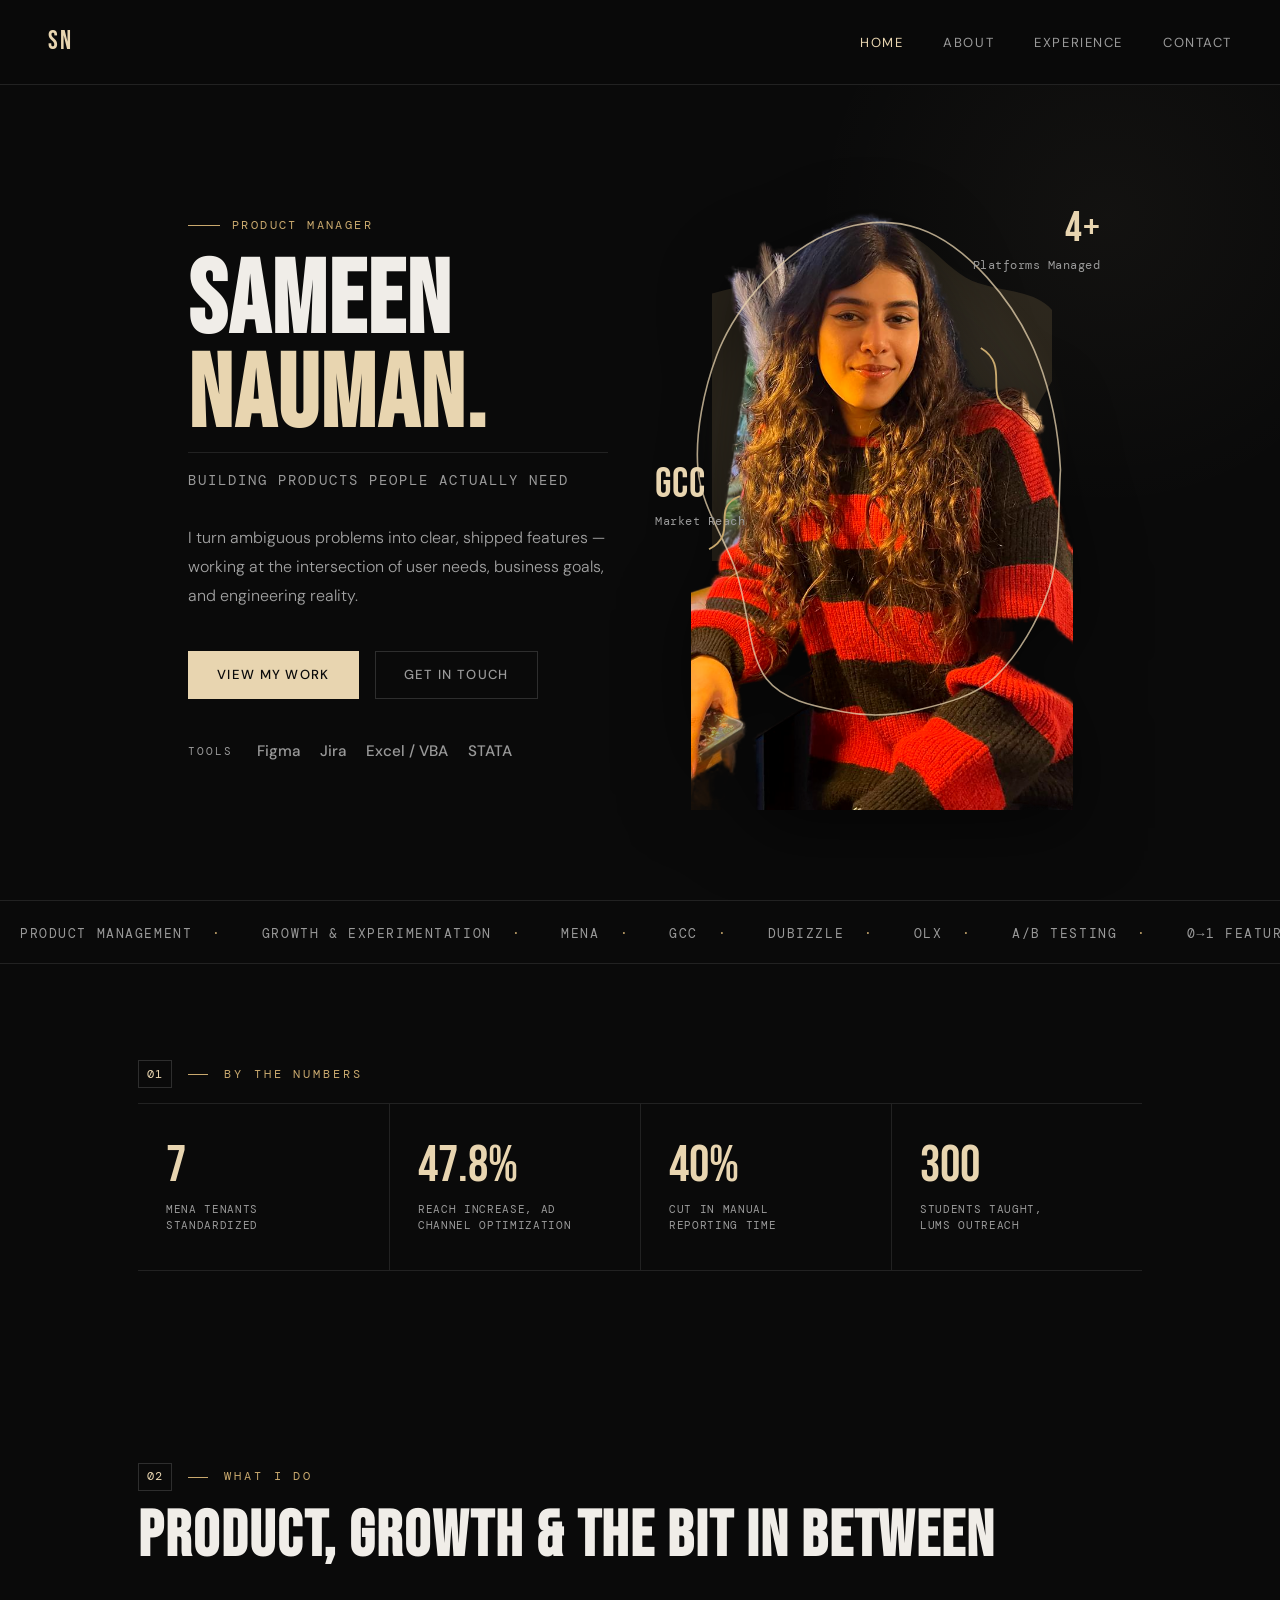
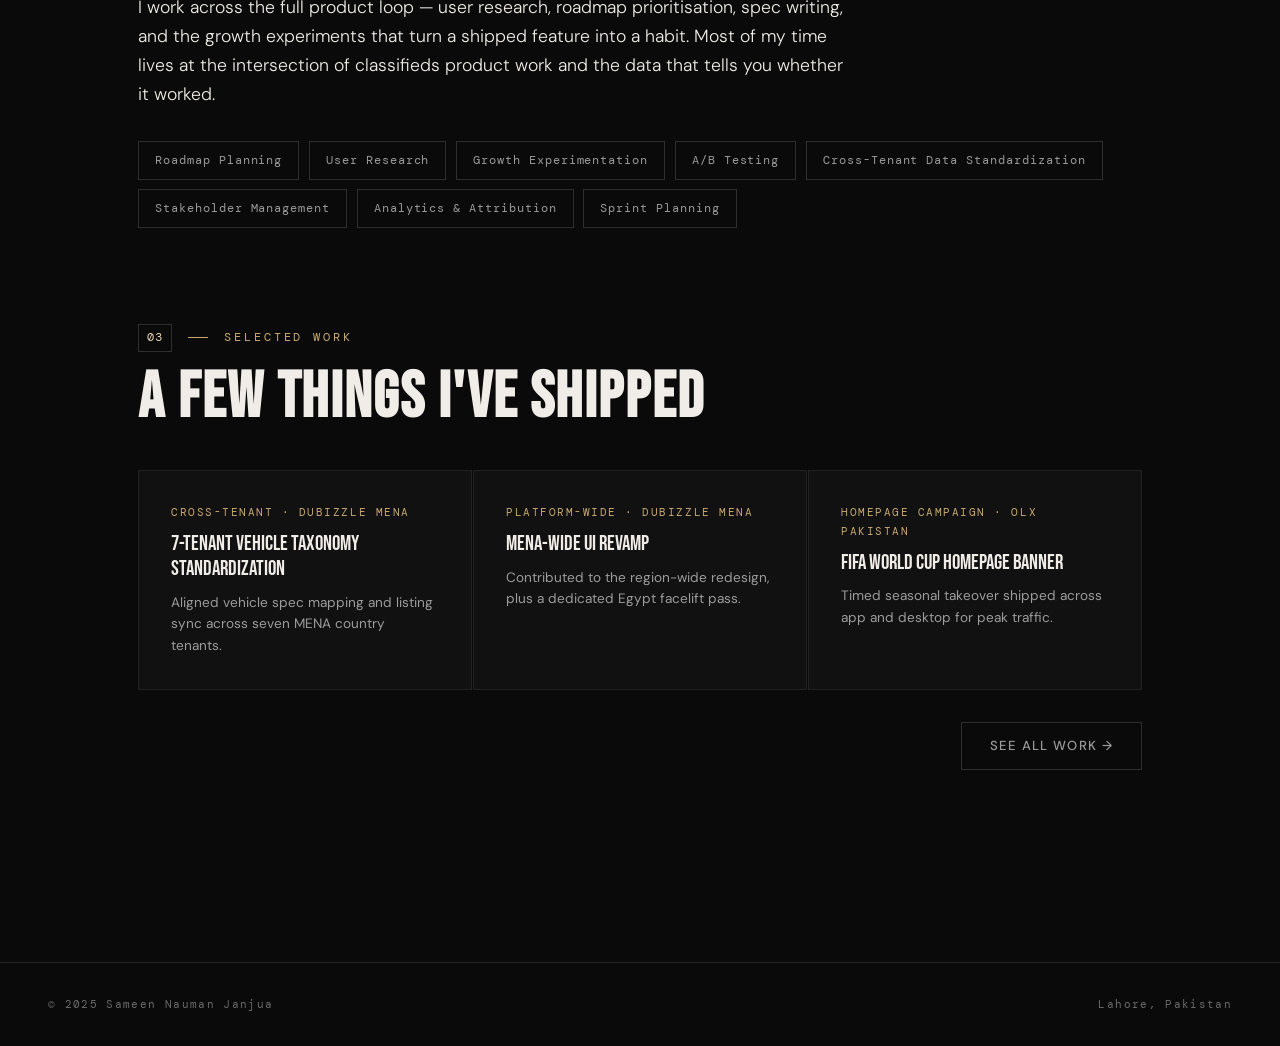
<file: index.html>
<!DOCTYPE html>
<html lang="en">
<head>
  <meta charset="UTF-8" />
  <meta name="viewport" content="width=device-width, initial-scale=1.0" />
  <title>Sameen Nauman — Product Manager</title>
  <link rel="stylesheet" href="style.css" />
</head>
<body>

  <nav>
    <a href="index.html" class="nav-logo">SN</a>
    <ul class="nav-links">
      <li><a href="index.html" class="active">Home</a></li>
      <li><a href="about.html">About</a></li>
      <li><a href="experience.html">Experience</a></li>
      <li><a href="contact.html">Contact</a></li>
    </ul>
  </nav>

  <div class="page">
    <section class="hero">
      <div class="container">
        <div class="hero-grid">

          <div class="hero-content">
            <p class="hero-eyebrow fade-up">Product Manager</p>
            <h1 class="hero-name fade-up delay-1">
              Sameen
              <span>Nauman.</span>
            </h1>
            <p class="hero-title fade-up delay-2">Building Products People Actually Need</p>
            <p class="hero-desc fade-up delay-3">
              I turn ambiguous problems into clear, shipped features — working at the intersection of user needs, business goals, and engineering reality.
            </p>
            <div class="hero-cta fade-up delay-4">
              <a href="experience.html" class="btn btn-primary">View My Work</a>
              <a href="contact.html" class="btn btn-ghost">Get in Touch</a>
            </div>
            <div class="hero-tools-row fade-up delay-4">
              <span class="hero-tools-label">Tools</span>
              <div class="hero-tools-items">
                <span>Figma</span>
                <span>Jira</span>
                <span>Excel / VBA</span>
                <span>STATA</span>
              </div>
            </div>
          </div>

          <div class="hero-visual fade-up delay-3">
            <div class="hero-figure">
              <svg class="hero-blob" viewBox="0 0 340 340" xmlns="http://www.w3.org/2000/svg">
                <path style="fill: var(--accent2); opacity: 0.16;" d="M170 8c46 0 60 42 96 54s76 6 84 50-30 62-30 96 40 54 24 96-70 40-104 62-46 56-90 56-52-40-90-58-90-16-104-58 20-64 20-98-38-56-22-98 70-40 106-52 64-2 110 2z"/>
              </svg>
              <div class="hero-glow"></div>
              <img class="hero-cutout" src="images/sameen-cutout.png" alt="Sameen Nauman">

              <svg class="hero-doodle" viewBox="0 0 400 640" xmlns="http://www.w3.org/2000/svg">
                <path d="M 378.5 300.0 C 376.7 319.4, 378.5 381.8, 367.7 416.2 C 356.9 450.6, 335.6 485.7, 313.9 506.3 C 292.1 526.9, 262.5 533.6, 237.2 539.6 C 211.9 545.6, 187.8 547.1, 162.3 542.0 C 136.8 536.9, 102.3 531.9, 84.4 508.8 C 66.5 485.7, 66.2 438.3, 54.8 403.5 C 43.4 368.7, 19.3 336.4, 16.0 300.0 C 12.7 263.6, 22.2 218.3, 34.8 185.2 C 47.4 152.1, 70.2 122.8, 91.4 101.6 C 112.7 80.4, 137.9 65.0, 162.3 57.9 C 186.7 50.8, 213.8 50.5, 237.6 58.7 C 261.4 66.9, 285.0 85.2, 304.8 107.1 C 324.6 129.0, 344.0 158.0, 356.3 190.2 C 368.6 222.3, 376.6 262.3, 378.5 300.0" />
              </svg>

              <div class="hero-float-stat hero-float-stat--a">
                <div class="flt-num">4+</div>
                <div class="flt-label">Platforms Managed</div>
              </div>
              <div class="hero-float-stat hero-float-stat--b">
                <div class="flt-num">GCC</div>
                <div class="flt-label">Market Reach</div>
              </div>

              <svg class="hero-connector" viewBox="0 0 340 340" style="top:0; left:0; width:100%; height:100%;">
                <path d="M 250 55 C 275 70, 250 95, 275 105" fill="none" stroke-width="1.5"/>
                <path d="M 55 175 C 30 185, 55 205, 30 218" fill="none" stroke-width="1.5"/>
              </svg>
            </div>
          </div>

        </div>
      </div>
    </section>

    <div class="marquee">
      <div class="marquee-track">
        <span>Product Management</span><span>Growth &amp; Experimentation</span><span>MENA</span><span>GCC</span><span>Dubizzle</span><span>OLX</span><span>A/B Testing</span><span>0→1 Feature Building</span>
        <span>Product Management</span><span>Growth &amp; Experimentation</span><span>MENA</span><span>GCC</span><span>Dubizzle</span><span>OLX</span><span>A/B Testing</span><span>0→1 Feature Building</span>
      </div>
    </div>

    <section class="section">
      <div class="container">
        <div class="kicker fade-up">
          <span class="kicker-num">01</span>
          <span class="kicker-line"></span>
          <span class="kicker-text">By the Numbers</span>
        </div>
        <div class="stats-row fade-up delay-1">
          <div class="stats-row-item">
            <div class="stats-row-num">7</div>
            <div class="stats-row-label">MENA Tenants<br>Standardized</div>
          </div>
          <div class="stats-row-item">
            <div class="stats-row-num">47.8%</div>
            <div class="stats-row-label">Reach Increase, Ad<br>Channel Optimization</div>
          </div>
          <div class="stats-row-item">
            <div class="stats-row-num">40%</div>
            <div class="stats-row-label">Cut in Manual<br>Reporting Time</div>
          </div>
          <div class="stats-row-item">
            <div class="stats-row-num">300</div>
            <div class="stats-row-label">Students Taught,<br>LUMS Outreach</div>
          </div>
        </div>
      </div>
    </section>

    <section class="section">
      <div class="container">
        <div class="kicker fade-up">
          <span class="kicker-num">02</span>
          <span class="kicker-line"></span>
          <span class="kicker-text">What I Do</span>
        </div>
        <div class="section-header fade-up" style="border:none; margin-bottom:0; padding-bottom:0;">
          <h2 class="section-title">Product, Growth &amp; the Bit In Between</h2>
        </div>
        <p class="about-lead fade-up delay-1" style="max-width: 720px; font-size: 1.1rem; margin-top: 1.5rem;">
          I work across the full product loop — user research, roadmap prioritisation, spec writing, and the growth experiments that turn a shipped feature into a habit. Most of my time lives at the intersection of classifieds product work and the data that tells you whether it worked.
        </p>
        <div class="capabilities-row fade-up delay-2">
          <span class="capability-tag">Roadmap Planning</span>
          <span class="capability-tag">User Research</span>
          <span class="capability-tag">Growth Experimentation</span>
          <span class="capability-tag">A/B Testing</span>
          <span class="capability-tag">Cross-Tenant Data Standardization</span>
          <span class="capability-tag">Stakeholder Management</span>
          <span class="capability-tag">Analytics &amp; Attribution</span>
          <span class="capability-tag">Sprint Planning</span>
        </div>
      </div>
    </section>

    <section class="section" style="padding-top: 0;">
      <div class="container">
        <div class="kicker fade-up">
          <span class="kicker-num">03</span>
          <span class="kicker-line"></span>
          <span class="kicker-text">Selected Work</span>
        </div>
        <div class="section-header fade-up" style="border:none; margin-bottom:2.5rem; padding-bottom:0;">
          <h2 class="section-title">A Few Things I've Shipped</h2>
        </div>
        <div class="work-teaser-grid fade-up delay-1">
          <a class="work-teaser-card" href="experience.html">
            <div class="work-teaser-eyebrow">Cross-Tenant · dubizzle MENA</div>
            <div class="work-teaser-title">7-Tenant Vehicle Taxonomy Standardization</div>
            <p class="work-teaser-desc">Aligned vehicle spec mapping and listing sync across seven MENA country tenants.</p>
          </a>
          <a class="work-teaser-card" href="experience.html">
            <div class="work-teaser-eyebrow">Platform-Wide · dubizzle MENA</div>
            <div class="work-teaser-title">MENA-Wide UI Revamp</div>
            <p class="work-teaser-desc">Contributed to the region-wide redesign, plus a dedicated Egypt facelift pass.</p>
          </a>
          <a class="work-teaser-card" href="experience.html">
            <div class="work-teaser-eyebrow">Homepage Campaign · OLX Pakistan</div>
            <div class="work-teaser-title">FIFA World Cup Homepage Banner</div>
            <p class="work-teaser-desc">Timed seasonal takeover shipped across app and desktop for peak traffic.</p>
          </a>
        </div>
        <div class="section-cta fade-up delay-2">
          <a href="experience.html" class="btn btn-ghost">See All Work →</a>
        </div>
      </div>
    </section>
  </div>

  <footer>
    <span class="footer-text">© 2025 Sameen Nauman Janjua</span>
    <span class="footer-text">Lahore, Pakistan</span>
  </footer>

</body>
</html>
</file>
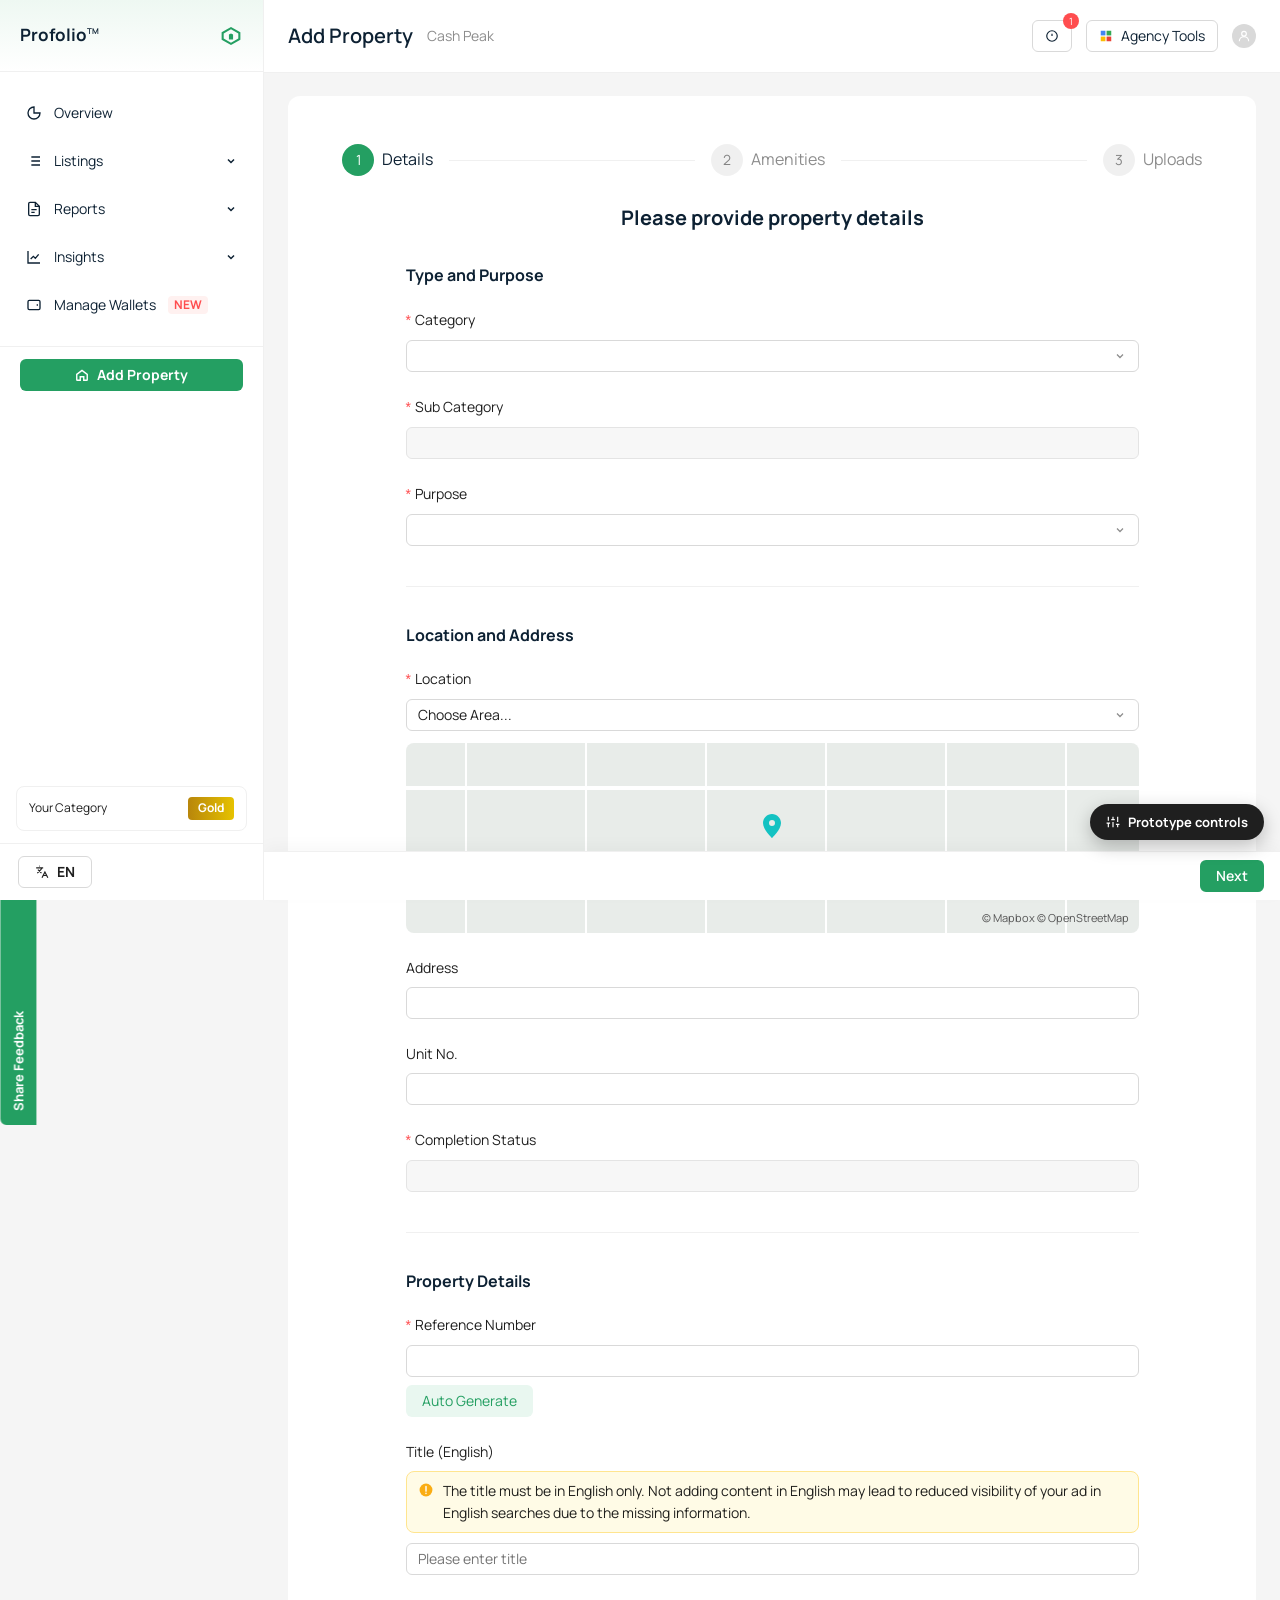
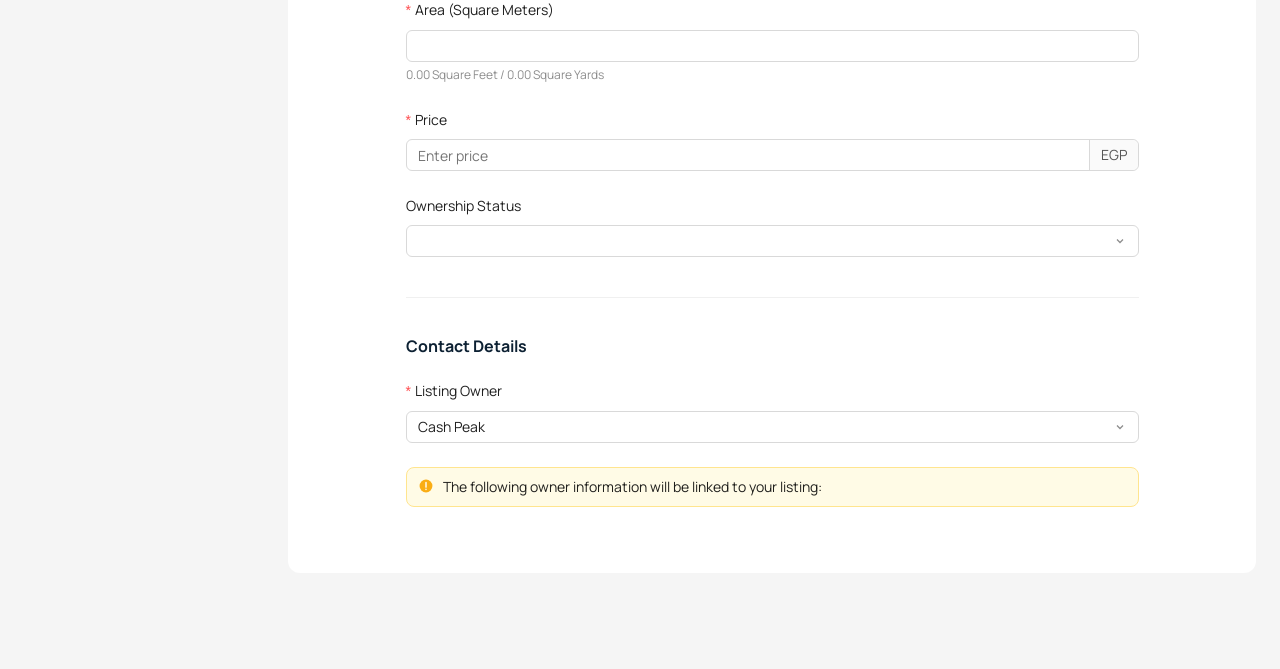
<file: prototypes/profolio-price-check/index.html>
<!DOCTYPE html>
<html lang="en" dir="ltr">
<head>
<meta charset="UTF-8" />
<meta name="viewport" content="width=device-width, initial-scale=1.0" />
<title>Profolio | Add Property — Price Check prototype</title>
<meta name="robots" content="noindex" />
<link rel="preconnect" href="https://fonts.googleapis.com" />
<link rel="preconnect" href="https://fonts.gstatic.com" crossorigin />
<link href="https://fonts.googleapis.com/css2?family=Manrope:wght@400;500;600;700;800&family=Cairo:wght@400;500;600;700&display=swap" rel="stylesheet" />
<style>
  :root {
    --primary: #249f62;
    --primary-hover: #43ab73;
    --primary-active: #16784a;
    --primary-bg: #e9f7f0;
    --primary-bg-2: #f0faf5;
    --text: rgba(0,0,0,0.88);
    --text-2: rgba(0,0,0,0.65);
    --text-3: rgba(0,0,0,0.45);
    --border: #d9d9d9;
    --split: #f0f0f0;
    --page: #f5f5f5;
    --disabled-bg: #f5f5f5;
    --error: #ff4d4f;
    --error-bg: #fff2f0;
    --error-border: #ffccc7;
    --warn: #faad14;
    --warn-text: #ad6800;
    --warn-bg: #fffbe6;
    --warn-border: #ffe58f;
    --ink: #0d2133;
    --radius: 6px;
    --sidebar: 264px;
  }
  * { box-sizing: border-box; }
  html, body { margin: 0; }
  body {
    font-family: Manrope, sans-serif;
    font-size: 14px; line-height: 1.5714;
    color: var(--text); background: var(--page);
    -webkit-font-smoothing: antialiased;
  }
  html[dir="rtl"] body { font-family: Cairo, Manrope, sans-serif; }
  button, input, select, textarea { font: inherit; color: inherit; }

  /* ---------- Sidebar ---------- */
  .sidebar {
    position: fixed; inset-block: 0; inset-inline-start: 0; width: var(--sidebar);
    background: #fff; border-inline-end: 1px solid var(--split);
    display: flex; flex-direction: column; z-index: 20;
  }
  .brand {
    height: 72px; display: flex; align-items: center; justify-content: space-between;
    padding: 0 20px; background: linear-gradient(180deg, #eef8f2 0%, #fff 100%);
    border-bottom: 1px solid var(--split); font-weight: 700; font-size: 17px; color: var(--ink);
  }
  .brand sup { font-size: 8px; font-weight: 600; }
  .brand svg { color: var(--primary); }
  .nav { list-style: none; margin: 0; padding: 20px 12px; display: grid; gap: 6px; border-bottom: 1px solid var(--split); }
  .nav li { display: flex; align-items: center; gap: 12px; padding: 10px 14px; border-radius: 8px; color: var(--ink); cursor: default; }
  .nav li:hover { background: #fafafa; }
  .nav li .chev { margin-inline-start: auto; }
  .nav .new { color: #ff4d4f; background: #fff1f0; font-size: 12px; font-weight: 700; padding: 0 6px; border-radius: 4px; }
  .add-btn {
    margin: 12px 20px; height: 32px; border: 0; border-radius: 6px; background: var(--primary); color: #fff;
    font-weight: 700; display: flex; align-items: center; justify-content: center; gap: 8px; cursor: pointer;
  }
  .sidebar-foot { margin-top: auto; }
  .tier { margin: 0 16px 12px; border: 1px solid var(--split); border-radius: 8px; padding: 10px 12px; display: flex; justify-content: space-between; align-items: center; font-size: 12px; }
  .tier b { background: linear-gradient(90deg, #b8860b, #e6c200); color: #fff; padding: 2px 10px; border-radius: 4px; font-size: 12px; }
  .lang-row { border-top: 1px solid var(--split); padding: 12px 18px; }
  .lang-btn { display: inline-flex; gap: 8px; align-items: center; height: 32px; padding: 0 16px; border: 1px solid var(--border); background: #fff; border-radius: 6px; font-weight: 700; cursor: pointer; }
  .lang-btn:hover { border-color: var(--primary); color: var(--primary); }

  /* ---------- Header ---------- */
  .topbar {
    position: fixed; top: 0; inset-inline-start: var(--sidebar); inset-inline-end: 0; height: 72px;
    background: #fff; display: flex; align-items: center; gap: 14px; padding: 0 24px; z-index: 15;
    box-shadow: 0 1px 0 var(--split);
  }
  .topbar h1 { margin: 0; font-size: 20px; font-weight: 600; color: var(--ink); }
  .topbar .agency { color: var(--text-3); }
  .topbar .spacer { flex: 1; }
  .tool-btn { height: 32px; padding: 0 12px; border: 1px solid var(--border); border-radius: 6px; background: #fff; display: inline-flex; align-items: center; gap: 8px; color: var(--ink); }
  .avatar { width: 24px; height: 24px; border-radius: 50%; background: #d9d9d9; display: inline-grid; place-items: center; color: #fff; }
  .badge-dot { position: relative; }
  .badge-dot::after { content: "1"; position: absolute; top: -8px; inset-inline-end: -8px; background: #ff4d4f; color: #fff; border-radius: 10px; font-size: 10px; min-width: 16px; height: 16px; line-height: 16px; text-align: center; }

  /* ---------- Main card ---------- */
  main { margin-inline-start: var(--sidebar); padding: 96px 24px 96px; }
  .card { background: #fff; border-radius: 12px; padding: 48px 24px 56px; max-width: 1128px; margin: 0 auto; }
  .steps { display: flex; align-items: center; gap: 16px; max-width: 860px; margin: 0 auto 26px; }
  .step { display: flex; align-items: center; gap: 8px; color: var(--text-3); font-size: 16px; white-space: nowrap; }
  .step i { font-style: normal; width: 32px; height: 32px; border-radius: 50%; display: grid; place-items: center; background: rgba(0,0,0,0.06); font-size: 14px; }
  .step.active { color: var(--ink); }
  .step.active i { background: var(--primary); color: #fff; }
  .step-line { flex: 1; height: 1px; background: var(--split); }
  .form-title { text-align: center; font-size: 20px; font-weight: 700; color: var(--ink); margin: 0 0 30px; }
  .form { max-width: 733px; margin: 0 auto; }
  .section-title { font-size: 16px; font-weight: 700; color: var(--ink); margin: 0 0 20px; }
  .divider { border: 0; border-top: 1px solid var(--split); margin: 40px 0 36px; }

  .field { margin-bottom: 24px; }
  .field > label { display: block; margin-bottom: 8px; color: var(--text); }
  .field > label.req::before { content: "*"; color: var(--error); margin-inline-end: 4px; font-family: SimSun, sans-serif; }
  .control {
    width: 100%; height: 32px; padding: 4px 11px; border: 1px solid var(--border); border-radius: var(--radius);
    background: #fff; outline: none; transition: border-color .2s, box-shadow .2s;
  }
  .control:hover { border-color: var(--primary-hover); }
  .control:focus { border-color: var(--primary); box-shadow: 0 0 0 2px rgba(36,159,98,0.12); }
  .control:disabled { background: var(--disabled-bg); color: var(--text-3); cursor: not-allowed; border-color: var(--border); }
  select.control {
    appearance: none; -webkit-appearance: none; cursor: pointer;
    background-image: url("data:image/svg+xml,%3Csvg xmlns='http://www.w3.org/2000/svg' width='12' height='12' viewBox='0 0 24 24' fill='none' stroke='%23000' stroke-opacity='.45' stroke-width='2.5'%3E%3Cpath d='m6 9 6 6 6-6'/%3E%3C/svg%3E");
    background-repeat: no-repeat; background-position: right 12px center; padding-inline-end: 32px;
  }
  html[dir="rtl"] select.control { background-position: left 12px center; }
  .field.has-error .control, .field.has-error .affix { border-color: var(--error); }
  .field-error { color: var(--error); font-size: 14px; margin-top: 4px; display: none; }
  .field.has-error .field-error { display: block; }
  .hint { color: var(--text-3); font-size: 12px; margin-top: 4px; }
  .alert { display: flex; gap: 10px; align-items: flex-start; padding: 8px 12px; border-radius: 8px; border: 1px solid var(--warn-border); background: var(--warn-bg); margin-bottom: 10px; }
  .alert .ico { color: var(--warn); flex: none; margin-top: 3px; }
  .ghost-green { margin-top: 8px; height: 32px; padding: 0 16px; border: 0; border-radius: 6px; background: var(--primary-bg); color: var(--primary); cursor: pointer; }
  .ghost-green:hover { background: #d6f0e2; }
  .map {
    height: 190px; border-radius: 8px; margin-top: 12px; position: relative; overflow: hidden;
    background:
      linear-gradient(90deg, transparent 49%, #fff 49%, #fff 51%, transparent 51%) 0 0/120px 100%,
      linear-gradient(0deg, transparent 48%, #fff 48%, #fff 52%, transparent 52%) 0 0/100% 90px,
      #e8ece9;
  }
  .map .pin { position: absolute; left: 50%; top: 50%; transform: translate(-50%, -100%); color: #13c2c2; }
  .map small { position: absolute; bottom: 6px; inset-inline-end: 10px; font-size: 11px; color: #555; }

  /* affix input */
  .affix { display: flex; align-items: stretch; border: 1px solid var(--border); border-radius: var(--radius); background: #fff; transition: border-color .2s, box-shadow .2s; }
  .affix:hover { border-color: var(--primary-hover); }
  .affix:focus-within { border-color: var(--primary); box-shadow: 0 0 0 2px rgba(36,159,98,0.12); }
  .affix input { flex: 1; min-width: 0; border: 0; outline: none; height: 30px; padding: 4px 11px; background: transparent; font-variant-numeric: tabular-nums; }
  .affix .suffix { display: flex; align-items: center; padding: 0 11px; background: #fafafa; border-inline-start: 1px solid var(--border); color: var(--text-2); border-start-end-radius: var(--radius); border-end-end-radius: var(--radius); white-space: nowrap; }

  /* ---------- Price band widget ---------- */
  .pb { margin-top: 10px; border: 1px solid var(--split); border-radius: 10px; padding: 16px 16px 14px; background: #fff; animation: pbIn .25s ease; }
  @keyframes pbIn { from { opacity: 0; transform: translateY(-4px); } to { opacity: 1; transform: none; } }
  .pb[hidden] { display: none; }
  .pb-head { display: flex; gap: 8px; align-items: flex-start; color: var(--text); margin-bottom: 30px; }
  .pb-head svg { flex: none; color: var(--primary); margin-top: 3px; }
  .pb-head b { font-weight: 700; }
  .pb-src { margin-inline-start: auto; font-size: 11px; color: var(--text-3); white-space: nowrap; padding-top: 2px; }
  .pb-bar { position: relative; height: 10px; border-radius: 999px; margin: 0 6px; }
  .pb-zone { position: absolute; top: 0; bottom: 0; }
  .z-hard { background: #ffccc7; }
  .z-soft { background: #ffe7ba; }
  .z-ok { background: linear-gradient(90deg, #b7e4c7, #8bc4a2 50%, #b7e4c7); }
  .z-high { background: #eceff1; }
  html[dir="rtl"] .z-ok { background: linear-gradient(270deg, #b7e4c7, #8bc4a2 50%, #b7e4c7); }
  .pb-bar .z-first { border-start-start-radius: 999px; border-end-start-radius: 999px; }
  .pb-bar .z-last { border-start-end-radius: 999px; border-end-end-radius: 999px; }
  .pb-tick { position: absolute; top: -3px; bottom: -3px; width: 2px; background: #fff; transform: translateX(-50%); }
  html[dir="rtl"] .pb-tick { transform: translateX(50%); }
  .pb-tick.avg { background: var(--primary-active); width: 2px; top: -4px; bottom: -4px; border-radius: 2px; }
  .pb-marker { position: absolute; top: 50%; transition: inset-inline-start .35s cubic-bezier(.2,.8,.2,1); }
  .pb-marker .dot { position: absolute; width: 18px; height: 18px; border-radius: 50%; border: 3px solid #fff; transform: translate(-50%, -50%); box-shadow: 0 1px 4px rgba(0,0,0,.3); background: var(--ink); }
  html[dir="rtl"] .pb-marker .dot { transform: translate(50%, -50%); }
  .pb-marker .flag {
    position: absolute; bottom: 14px; transform: translateX(-50%); white-space: nowrap; background: var(--ink); color: #fff;
    font-size: 12px; font-weight: 700; padding: 2px 8px; border-radius: 6px; font-variant-numeric: tabular-nums;
  }
  html[dir="rtl"] .pb-marker .flag { transform: translateX(50%); }
  .pb-marker .flag::after { content: ""; position: absolute; top: 100%; left: 50%; margin-left: -4px; border: 4px solid transparent; border-top-color: inherit; border-top-color: var(--flag, var(--ink)); }
  .pb-marker.s-ok .dot, .pb-marker.s-ok .flag { background: var(--primary-active); --flag: var(--primary-active); }
  .pb-marker.s-soft .dot, .pb-marker.s-soft .flag { background: #d48806; --flag: #d48806; }
  .pb-marker.s-hard .dot, .pb-marker.s-hard .flag { background: #cf1322; --flag: #cf1322; }
  .pb-marker.s-high .dot, .pb-marker.s-high .flag { background: #455a64; --flag: #455a64; }
  .pb-marker.clamped .dot { border-style: dashed; }
  .pb-labels { position: relative; height: 36px; margin: 8px 6px 0; font-size: 12px; font-variant-numeric: tabular-nums; }
  .pb-labels span { position: absolute; transform: translateX(-50%); text-align: center; line-height: 1.3; white-space: nowrap; }
  html[dir="rtl"] .pb-labels span { transform: translateX(50%); }
  .pb-labels span small { display: block; color: var(--text-3); font-size: 11px; }
  .pb-labels span b { color: var(--ink); }
  .pb-labels .avg b { color: var(--primary-active); }
  .pb-status { display: flex; gap: 8px; align-items: flex-start; margin-top: 12px; padding: 8px 12px; border-radius: 8px; font-size: 13px; }
  .pb-status svg { flex: none; margin-top: 2px; }
  .pb-status.ok { background: var(--primary-bg-2); color: var(--primary-active); }
  .pb-status.high { background: #f5f7f8; color: #455a64; }
  .pb-status.soft { background: var(--warn-bg); border: 1px solid var(--warn-border); color: #613400; flex-direction: column; gap: 10px; }
  .pb-status.hard { background: var(--error-bg); border: 1px solid var(--error-border); color: #a8071a; }
  .pb-status .row { display: flex; gap: 8px; }
  .confirm {
    display: inline-flex; align-items: center; gap: 8px; cursor: pointer; user-select: none; font-weight: 600; color: #613400;
    padding: 4px 10px 4px 8px; border: 1px solid #ffd591; background: #fff; border-radius: 6px; align-self: flex-start;
  }
  .confirm input { accent-color: #d48806; width: 16px; height: 16px; margin: 0; cursor: pointer; }
  .confirm.checked { border-color: #d48806; background: #fff7e6; }
  .confirm-note { font-size: 12px; color: #ad6800; }
  .flash { animation: flash .9s ease; }
  @keyframes flash { 0%,100% { box-shadow: 0 0 0 0 rgba(250,173,20,0); } 30% { box-shadow: 0 0 0 4px rgba(250,173,20,.45); } }
  .flash-red { animation: flashR .9s ease; }
  @keyframes flashR { 0%,100% { box-shadow: 0 0 0 0 rgba(255,77,79,0); } 30% { box-shadow: 0 0 0 4px rgba(255,77,79,.35); } }
  .pb-skel { margin-top: 10px; border: 1px solid var(--split); border-radius: 10px; padding: 16px; }
  .pb-skel div { height: 12px; border-radius: 6px; background: linear-gradient(90deg, #f0f0f0 25%, #e6e6e6 37%, #f0f0f0 63%); background-size: 400% 100%; animation: sk 1.2s ease infinite; }
  .pb-skel div + div { margin-top: 12px; }
  .pb-skel .w1 { width: 72%; } .pb-skel .w2 { height: 10px; } .pb-skel .w3 { width: 45%; }
  @keyframes sk { 0% { background-position: 100% 50%; } 100% { background-position: 0 50%; } }

  /* ---------- Footer bar ---------- */
  .footbar {
    position: fixed; bottom: 0; inset-inline-start: var(--sidebar); inset-inline-end: 0; height: 48px; background: #fff;
    box-shadow: 0 -1px 0 var(--split), 0 -6px 16px rgba(0,0,0,0.03); display: flex; align-items: center; justify-content: flex-end; padding: 0 16px; z-index: 15;
  }
  .btn-primary { height: 32px; padding: 0 16px; border-radius: 6px; border: 0; background: var(--primary); color: #fff; font-weight: 600; cursor: pointer; display: inline-flex; align-items: center; gap: 8px; }
  .btn-primary:hover { background: var(--primary-hover); }
  .btn-primary:disabled { background: rgba(0,0,0,0.04); color: rgba(0,0,0,0.25); border: 1px solid var(--border); cursor: not-allowed; }
  .spin { width: 14px; height: 14px; border: 2px solid rgba(255,255,255,.5); border-top-color: #fff; border-radius: 50%; animation: spin .7s linear infinite; }
  @keyframes spin { to { transform: rotate(360deg); } }
  .feedback-tab { position: fixed; inset-inline-end: 0; top: 50%; transform: translateY(-50%); writing-mode: vertical-rl; rotate: 180deg; background: var(--primary); color: #fff; font-weight: 700; padding: 14px 8px; border-radius: 0 6px 6px 0; font-size: 13px; z-index: 10; }
  html[dir="rtl"] .feedback-tab { rotate: 0deg; border-radius: 0 6px 6px 0; }

  /* ---------- Modal ---------- */
  .modal-bg { position: fixed; inset: 0; background: rgba(0,0,0,.45); display: none; align-items: center; justify-content: center; z-index: 60; padding: 16px; }
  .modal-bg.open { display: flex; }
  .modal { background: #fff; border-radius: 12px; width: 460px; max-width: 100%; padding: 24px; box-shadow: 0 12px 40px rgba(0,0,0,.2); }
  .modal h3 { margin: 0 0 6px; font-size: 18px; color: var(--ink); display: flex; gap: 10px; align-items: center; }
  .modal p { margin: 0 0 14px; color: var(--text-2); }
  .modal dl { display: grid; grid-template-columns: auto 1fr; gap: 6px 16px; margin: 0 0 18px; font-size: 13px; background: #fafafa; border-radius: 8px; padding: 12px 14px; }
  .modal dt { color: var(--text-3); }
  .modal dd { margin: 0; font-weight: 600; }
  .modal .actions { display: flex; justify-content: flex-end; gap: 8px; }
  .btn-default { height: 32px; padding: 0 15px; border-radius: 6px; border: 1px solid var(--border); background: #fff; cursor: pointer; }
  .btn-default:hover { border-color: var(--primary); color: var(--primary); }

  /* ---------- Prototype controls ---------- */
  .proto-toggle {
    position: fixed; bottom: 60px; inset-inline-end: 16px; z-index: 40; background: #1f1f1f; color: #fff; border: 0; border-radius: 999px;
    height: 36px; padding: 0 16px; display: inline-flex; align-items: center; gap: 8px; font-weight: 700; font-size: 13px; cursor: pointer; box-shadow: 0 6px 18px rgba(0,0,0,.25);
    font-family: Manrope, sans-serif;
  }
  .proto {
    position: fixed; top: 84px; bottom: 104px; inset-inline-end: 16px; width: 360px; max-width: calc(100vw - 32px); z-index: 41;
    background: #1f1f1f; color: #e8e8e8; border-radius: 12px; box-shadow: 0 12px 40px rgba(0,0,0,.35); display: none; flex-direction: column; overflow: hidden;
    font-family: Manrope, sans-serif; font-size: 13px; direction: ltr; text-align: left;
  }
  .proto.open { display: flex; }
  .proto header { padding: 14px 16px 10px; border-bottom: 1px solid #333; display: flex; align-items: center; }
  .proto header b { font-size: 14px; }
  .proto header span { margin-left: 8px; font-size: 11px; background: #333; padding: 1px 6px; border-radius: 4px; color: #aaa; }
  .proto header button { margin-left: auto; background: none; border: 0; color: #aaa; cursor: pointer; font-size: 18px; line-height: 1; }
  .proto .body { overflow: auto; padding: 4px 16px 16px; }
  .proto h4 { margin: 16px 0 8px; font-size: 11px; letter-spacing: .08em; text-transform: uppercase; color: #8c8c8c; }
  .proto .seg { display: grid; grid-template-columns: 1fr 1fr; gap: 6px; }
  .proto .seg label { display: flex; gap: 6px; align-items: center; padding: 6px 8px; border: 1px solid #3a3a3a; border-radius: 6px; cursor: pointer; font-size: 12px; }
  .proto .seg label:has(input:checked) { border-color: #43ab73; background: #17301f; }
  .proto .seg input { accent-color: #43ab73; margin: 0; }
  .proto .btns { display: flex; flex-wrap: wrap; gap: 6px; }
  .proto .btns button { background: #2b2b2b; color: #e8e8e8; border: 1px solid #3a3a3a; border-radius: 6px; padding: 5px 10px; font-size: 12px; cursor: pointer; font-family: inherit; }
  .proto .btns button:hover { border-color: #43ab73; }
  .proto .btns button:disabled { opacity: .4; cursor: not-allowed; }
  .proto .kv { display: grid; grid-template-columns: auto 1fr; gap: 3px 12px; font-size: 12px; }
  .proto .kv span:nth-child(odd) { color: #8c8c8c; }
  .proto input[type=range] { width: 100%; accent-color: #43ab73; }
  .proto .rules { font-size: 12px; color: #bfbfbf; margin: 0; padding-left: 16px; }
  .proto .rules li { margin: 2px 0; }
  .log { background: #141414; border-radius: 6px; padding: 8px; font-family: ui-monospace, SFMono-Regular, Menlo, monospace; font-size: 11px; line-height: 1.5; max-height: 220px; overflow: auto; }
  .log div { white-space: pre-wrap; word-break: break-word; }
  .log .t { color: #666; }
  .log .req { color: #69b1ff; } .log .hit { color: #95de64; } .log .err { color: #ff7875; } .log .evt { color: #ffd666; } .log .muted { color: #8c8c8c; }

  @media (max-width: 900px) {
    :root { --sidebar: 0px; }
    .sidebar { display: none; }
    .topbar { padding: 0 16px; }
    .topbar .agency, .topbar .tool-btn { display: none; }
    main { padding: 88px 16px 96px; }
    .card { padding: 28px 16px 40px; }
    .step span { display: none; }
    .feedback-tab { display: none; }
    .proto-toggle { padding: 0; width: 40px; height: 40px; justify-content: center; }
    .proto-toggle .pt-label { display: none; }
    .proto { top: 80px; bottom: 60px; }
  }
</style>
</head>
<body>

<!-- ===== Sidebar ===== -->
<aside class="sidebar">
  <div class="brand">
    <span>Profolio<sup>TM</sup></span>
    <svg width="24" height="22" viewBox="0 0 22 19" fill="currentColor" aria-hidden="true"><path d="M11 1.2 2.4 6.1v6.8L11 17.8l8.6-4.9V6.1L11 1.2Zm0 2.1 6.7 3.8v4.8L11 15.7l-6.7-3.8V7.1L11 3.3Zm-1.9 4.9v4.4h3.8V8.2L11 7.1 9.1 8.2Z"/></svg>
  </div>
  <ul class="nav">
    <li><svg width="16" height="16" viewBox="0 0 24 24" fill="none" stroke="currentColor" stroke-width="2"><path d="M21 12A9 9 0 1 1 12 3v9h9Z"/></svg><span data-i18n="navOverview">Overview</span></li>
    <li><svg width="16" height="16" viewBox="0 0 24 24" fill="none" stroke="currentColor" stroke-width="2"><path d="M8 6h13M8 12h13M8 18h13M3 6h.01M3 12h.01M3 18h.01"/></svg><span data-i18n="navListings">Listings</span><svg class="chev" width="12" height="12" viewBox="0 0 24 24" fill="none" stroke="currentColor" stroke-width="3"><path d="m6 9 6 6 6-6"/></svg></li>
    <li><svg width="16" height="16" viewBox="0 0 24 24" fill="none" stroke="currentColor" stroke-width="2"><path d="M14 2H6a2 2 0 0 0-2 2v16a2 2 0 0 0 2 2h12a2 2 0 0 0 2-2V8l-6-6Z"/><path d="M14 2v6h6M8 13h8M8 17h5"/></svg><span data-i18n="navReports">Reports</span><svg class="chev" width="12" height="12" viewBox="0 0 24 24" fill="none" stroke="currentColor" stroke-width="3"><path d="m6 9 6 6 6-6"/></svg></li>
    <li><svg width="16" height="16" viewBox="0 0 24 24" fill="none" stroke="currentColor" stroke-width="2"><path d="M3 3v18h18"/><path d="m7 15 4-4 3 3 5-6"/></svg><span data-i18n="navInsights">Insights</span><svg class="chev" width="12" height="12" viewBox="0 0 24 24" fill="none" stroke="currentColor" stroke-width="3"><path d="m6 9 6 6 6-6"/></svg></li>
    <li><svg width="16" height="16" viewBox="0 0 24 24" fill="none" stroke="currentColor" stroke-width="2"><rect x="3" y="5" width="18" height="14" rx="2"/><path d="M16 12h2"/></svg><span data-i18n="navWallets">Manage Wallets</span><span class="new" data-i18n="new">NEW</span></li>
  </ul>
  <button class="add-btn" type="button"><svg width="14" height="14" viewBox="0 0 24 24" fill="none" stroke="currentColor" stroke-width="2.4"><path d="m3 11 9-7 9 7v9a1 1 0 0 1-1 1h-5v-6H9v6H4a1 1 0 0 1-1-1v-9Z"/></svg><span data-i18n="addProperty">Add Property</span></button>
  <div class="sidebar-foot">
    <div class="tier"><span data-i18n="yourCategory">Your Category</span><b data-i18n="gold">Gold</b></div>
    <div class="lang-row"><button class="lang-btn" id="langBtn" type="button"><svg width="14" height="14" viewBox="0 0 24 24" fill="none" stroke="currentColor" stroke-width="2"><path d="m5 8 6 6M4 14l6-6 2-3M2 5h12M7 2h1M22 22l-5-10-5 10M14 18h6"/></svg><span id="langLabel">EN</span></button></div>
  </div>
</aside>

<!-- ===== Header ===== -->
<header class="topbar">
  <h1 id="pageTitle" data-i18n="addProperty">Add Property</h1>
  <span class="agency">Cash Peak</span>
  <span class="spacer"></span>
  <span class="tool-btn badge-dot"><svg width="14" height="14" viewBox="0 0 24 24" fill="none" stroke="currentColor" stroke-width="2"><circle cx="12" cy="12" r="9"/><path d="M12 8v4M12 16h.01"/></svg></span>
  <span class="tool-btn"><svg width="14" height="14" viewBox="0 0 24 24"><rect x="3" y="3" width="8" height="8" fill="#4285f4"/><rect x="13" y="3" width="8" height="8" fill="#34a853"/><rect x="3" y="13" width="8" height="8" fill="#fbbc05"/><rect x="13" y="13" width="8" height="8" fill="#ea4335"/></svg><span data-i18n="agencyTools">Agency Tools</span></span>
  <span class="avatar"><svg width="14" height="14" viewBox="0 0 24 24" fill="none" stroke="currentColor" stroke-width="2"><circle cx="12" cy="8" r="4"/><path d="M4 21a8 8 0 0 1 16 0"/></svg></span>
</header>

<!-- ===== Form ===== -->
<main>
  <div class="card">
    <div class="steps">
      <div class="step active"><i>1</i><span data-i18n="stepDetails">Details</span></div>
      <div class="step-line"></div>
      <div class="step"><i>2</i><span data-i18n="stepAmenities">Amenities</span></div>
      <div class="step-line"></div>
      <div class="step"><i>3</i><span data-i18n="stepUploads">Uploads</span></div>
    </div>
    <h2 class="form-title" data-i18n="formTitle">Please provide property details</h2>

    <form class="form" id="paa" novalidate autocomplete="off">
      <h3 class="section-title" data-i18n="secType">Type and Purpose</h3>
      <div class="field" data-f="category">
        <label class="req" for="category" data-i18n="category">Category</label>
        <select class="control" id="category"></select>
        <div class="field-error" data-i18n="errSelect">Please select an option</div>
      </div>
      <div class="field" data-f="subcategory">
        <label class="req" for="subcategory" data-i18n="subcategory">Sub Category</label>
        <select class="control" id="subcategory" disabled></select>
        <div class="field-error" data-i18n="errSelect">Please select an option</div>
      </div>
      <div class="field" data-f="purpose">
        <label class="req" for="purpose" data-i18n="purpose">Purpose</label>
        <select class="control" id="purpose"></select>
        <div class="field-error" data-i18n="errSelect">Please select an option</div>
      </div>

      <hr class="divider" />
      <h3 class="section-title" data-i18n="secLocation">Location and Address</h3>
      <div class="field" data-f="location">
        <label class="req" for="location" data-i18n="location">Location</label>
        <select class="control" id="location"></select>
        <div class="field-error" data-i18n="errSelect">Please select an option</div>
        <div class="map" aria-hidden="true">
          <svg class="pin" width="18" height="24" viewBox="0 0 24 32" fill="currentColor"><path d="M12 0C5.4 0 0 5.4 0 12c0 9 12 20 12 20s12-11 12-20C24 5.4 18.6 0 12 0Zm0 16a4 4 0 1 1 0-8 4 4 0 0 1 0 8Z"/></svg>
          <small>© Mapbox © OpenStreetMap</small>
        </div>
      </div>
      <div class="field">
        <label for="address" data-i18n="address">Address</label>
        <input class="control" id="address" />
      </div>
      <div class="field">
        <label for="unit" data-i18n="unit">Unit No.</label>
        <input class="control" id="unit" />
      </div>
      <div class="field" data-f="completion">
        <label class="req" for="completion" data-i18n="completion">Completion Status</label>
        <select class="control" id="completion" disabled></select>
        <div class="field-error" data-i18n="errSelect">Please select an option</div>
      </div>

      <hr class="divider" />
      <h3 class="section-title" data-i18n="secDetails">Property Details</h3>
      <div class="field" data-f="ref">
        <label class="req" for="ref" data-i18n="ref">Reference Number</label>
        <input class="control" id="ref" />
        <button type="button" class="ghost-green" id="autoRef" data-i18n="autoGen">Auto Generate</button>
        <div class="field-error" data-i18n="errRequired">This field is required</div>
      </div>
      <div class="field">
        <label for="titleEn" data-i18n="titleEn">Title (English)</label>
        <div class="alert"><svg class="ico" width="14" height="14" viewBox="0 0 24 24" fill="currentColor"><circle cx="12" cy="12" r="11"/><path d="M12 6v8M12 17.5v.5" stroke="#fff" stroke-width="2.4" stroke-linecap="round"/></svg><span data-i18n="titleEnHint">The title must be in English only. Not adding content in English may lead to reduced visibility of your ad in English searches due to the missing information.</span></div>
        <input class="control" id="titleEn" maxlength="150" data-i18n-ph="titlePh" placeholder="Please enter title" />
      </div>
      <div class="field" data-f="area">
        <label class="req" for="area" data-i18n="area">Area (Square Meters)</label>
        <input class="control" id="area" inputmode="decimal" />
        <div class="hint" id="areaHint">0.00 Square Feet / 0.00 Square Yards</div>
        <div class="field-error" data-i18n="errRequired">This field is required</div>
      </div>

      <!-- ===== NEW: Price + Price vs Market band ===== -->
      <div class="field" data-f="price" id="priceField">
        <label class="req" for="price" id="priceLabel" data-i18n="price">Price</label>
        <div class="affix">
          <input id="price" inputmode="numeric" data-i18n-ph="pricePh" placeholder="Enter price" aria-describedby="pbStatus" />
          <span class="suffix" id="priceSuffix">EGP</span>
        </div>
        <div class="field-error" id="priceError">Please enter a valid price</div>
        <div class="pb-skel" id="pbSkel" hidden aria-hidden="true"><div class="w1"></div><div class="w2"></div><div class="w3"></div></div>
        <div class="pb" id="pb" hidden aria-live="polite"></div>
      </div>

      <div class="field">
        <label for="ownership" data-i18n="ownership">Ownership Status</label>
        <select class="control" id="ownership"></select>
      </div>

      <hr class="divider" />
      <h3 class="section-title" data-i18n="secContact">Contact Details</h3>
      <div class="field">
        <label class="req" for="owner" data-i18n="owner">Listing Owner</label>
        <select class="control" id="owner"><option>Cash Peak</option></select>
      </div>
      <div class="alert"><svg class="ico" width="14" height="14" viewBox="0 0 24 24" fill="currentColor"><circle cx="12" cy="12" r="11"/><path d="M12 6v8M12 17.5v.5" stroke="#fff" stroke-width="2.4" stroke-linecap="round"/></svg><span data-i18n="ownerHint">The following owner information will be linked to your listing:</span></div>
    </form>
  </div>
</main>

<div class="footbar"><button class="btn-primary" id="nextBtn" type="button"><span data-i18n="next">Next</span></button></div>
<div class="feedback-tab" data-i18n="feedback">Share Feedback</div>

<!-- ===== Success modal ===== -->
<div class="modal-bg" id="modal" role="dialog" aria-modal="true" aria-labelledby="modalTitle">
  <div class="modal">
    <h3 id="modalTitle"><svg width="22" height="22" viewBox="0 0 24 24" fill="#249f62"><circle cx="12" cy="12" r="11"/><path d="m7 12.5 3.2 3L17 9" stroke="#fff" stroke-width="2.4" fill="none" stroke-linecap="round" stroke-linejoin="round"/></svg><span data-i18n="modalTitle">Details step complete</span></h3>
    <p data-i18n="modalBody">In the live flow the seller would now continue to Amenities. The prototype ends here.</p>
    <dl id="modalDl"></dl>
    <div class="actions">
      <button class="btn-default" type="button" id="modalBack" data-i18n="modalBack">Back to form</button>
      <button class="btn-primary" type="button" id="modalNew" data-i18n="modalNew">Start a new listing</button>
    </div>
  </div>
</div>

<!-- ===== Prototype controls (not part of the product UI) ===== -->
<button class="proto-toggle" id="protoToggle" type="button"><svg width="14" height="14" viewBox="0 0 24 24" fill="none" stroke="currentColor" stroke-width="2"><path d="M4 21v-7M4 10V3M12 21v-9M12 8V3M20 21v-5M20 12V3M1 14h6M9 8h6M17 16h6"/></svg><span class="pt-label">Prototype controls</span></button>
<aside class="proto" id="proto" aria-label="Prototype controls">
  <header><b>Prototype controls</b><span>not product UI</span><button type="button" id="protoClose" aria-label="Close">×</button></header>
  <div class="body">
    <h4>Quick start</h4>
    <div class="btns">
      <button type="button" data-fill="new">Fill sample listing</button>
      <button type="button" data-fill="edit">Open existing ad (edit path)</button>
      <button type="button" data-fill="reset">Reset form</button>
    </div>

    <h4>Set price relative to band</h4>
    <div class="btns" id="presetBtns">
      <button type="button" data-preset="within">Within range</button>
      <button type="button" data-preset="high">Above max</button>
      <button type="button" data-preset="soft">Below min (&lt;15%)</button>
      <button type="button" data-preset="hard">&gt;15% below min</button>
    </div>

    <h4>BI range endpoint</h4>
    <div class="seg">
      <label><input type="radio" name="biMode" value="normal" checked />Normal</label>
      <label><input type="radio" name="biMode" value="nodata" />No range returned</label>
      <label><input type="radio" name="biMode" value="down" />Unavailable (5xx)</label>
      <label><input type="radio" name="biMode" value="slow" />Slow (&gt; timeout)</label>
    </div>
    <div style="margin-top:10px" class="kv">
      <span>Latency</span><span><input type="range" id="latency" min="100" max="1800" step="100" value="600" /> <b id="latencyVal">600 ms</b></span>
      <span>Timeout</span><span>2,000 ms → band suppressed</span>
      <span>Cache TTL</span><span>5 min per parameter combination</span>
      <span>BI data version</span><span id="biVer">v1</span>
    </div>
    <div class="btns" style="margin-top:10px">
      <button type="button" id="biUpdate">BI publishes new ranges (+10%)</button>
      <button type="button" id="cacheExpire">Expire cache now</button>
    </div>

    <h4>Current request</h4>
    <div class="kv" id="reqState"></div>

    <h4>Rules implemented</h4>
    <ul class="rules">
      <li>Band needs Purpose, Location, Category (sub category) and Completion Status, plus a valid price.</li>
      <li>BI is called when any of the four attributes change, never on price edits.</li>
      <li>At or above the minimum: no warning.</li>
      <li>Below the minimum by up to 15%: soft block. Seller must tick “Post anyway”.</li>
      <li>More than 15% below the minimum: hard block, the ad can’t be posted.</li>
      <li>No range, BI error or timeout: nothing shown, posting unaffected.</li>
    </ul>

    <h4>Event log</h4>
    <div class="log" id="log"></div>
  </div>
</aside>

<script>
(() => {
  // ---------------------------------------------------------------------------
  // i18n
  // ---------------------------------------------------------------------------
  const T = {
    en: {
      navOverview: "Overview", navListings: "Listings", navReports: "Reports", navInsights: "Insights", navWallets: "Manage Wallets", new: "NEW",
      addProperty: "Add Property", editProperty: "Edit Property", yourCategory: "Your Category", gold: "Gold", agencyTools: "Agency Tools",
      stepDetails: "Details", stepAmenities: "Amenities", stepUploads: "Uploads", formTitle: "Please provide property details",
      secType: "Type and Purpose", category: "Category", subcategory: "Sub Category", purpose: "Purpose",
      secLocation: "Location and Address", location: "Location", chooseArea: "Choose Area...", address: "Address", unit: "Unit No.", completion: "Completion Status",
      secDetails: "Property Details", ref: "Reference Number", autoGen: "Auto Generate", titleEn: "Title (English)", titlePh: "Please enter title",
      titleEnHint: "The title must be in English only. Not adding content in English may lead to reduced visibility of your ad in English searches due to the missing information.",
      area: "Area (Square Meters)", areaHint: (ft, yd) => `${ft} Square Feet / ${yd} Square Yards`,
      price: "Price", priceRent: "Rent", pricePh: "Enter price", egp: "EGP", egpMonth: "EGP / month",
      ownership: "Ownership Status", secContact: "Contact Details", owner: "Listing Owner", ownerHint: "The following owner information will be linked to your listing:",
      next: "Next", checking: "Checking price…", feedback: "Share Feedback",
      errSelect: "Please select an option", errRequired: "This field is required", errPrice: "Please enter a valid price",
      // Price band (copy from ticket)
      pbHead: (loc, min, max, avg) => `Similar properties in <b>${loc}</b> are listed between <b>${min}</b> and <b>${max}</b> EGP. Average: <b>${avg}</b> EGP.`,
      pbSource: "Market range", pbMin: "Min", pbAvg: "Average", pbMax: "Max",
      pbOk: "Your price is within the accepted range for similar properties.",
      pbHigh: "Your price is above the typical range for similar properties.",
      pbSoft: "Your price is below the accepted range for similar properties. Ads priced this low are usually rejected.",
      pbPostAnyway: "Post anyway",
      pbConfirmNeeded: "Confirm “Post anyway” or update your price to continue.",
      pbHard: "Your price is more than 15% below the accepted range for similar properties. Ads this far below the range can’t be posted. Please update your price to continue.",
      modalTitle: "Details step complete", modalBody: "In the live flow the seller would now continue to Amenities. The prototype ends here.",
      modalBack: "Back to form", modalNew: "Start a new listing",
      mListing: "Listing", mPrice: "Price", mBand: "Market range", mOutcome: "Price check", none: "Not shown",
      oOk: "Within range", oHigh: "Above range, no warning", oSoft: "Below range, seller confirmed “Post anyway”", oNone: "No band (attributes incomplete, no data, or BI unavailable)",
      compactM: "M", compactK: "K",
      opt: {
        residential: "Residential", commercial: "Commercial",
        apartment: "Apartment", villa: "Villa", duplex: "Duplex", penthouse: "Penthouse", townhouse: "Townhouse", twinhouse: "Twin House", chalet: "Chalet",
        office: "Office", shop: "Shop", clinic: "Clinic",
        sale: "For Sale", rent: "For Rent", ready: "Ready", offplan: "Off-Plan",
        freehold: "Freehold", leasehold: "Leasehold",
        newcairo: "New Cairo, Cairo", zayed: "Sheikh Zayed, Giza", october: "6th of October, Giza", maadi: "Maadi, Cairo", zamalek: "Zamalek, Cairo",
        capital: "New Capital City, Cairo", northcoast: "North Coast, Matruh", nasr: "Nasr City, Cairo"
      },
      locShort: { newcairo: "New Cairo", zayed: "Sheikh Zayed", october: "6th of October", maadi: "Maadi", zamalek: "Zamalek", capital: "New Capital City", northcoast: "North Coast", nasr: "Nasr City" }
    },
    ar: {
      navOverview: "نظرة عامة", navListings: "الإعلانات", navReports: "التقارير", navInsights: "الرؤى", navWallets: "إدارة المحافظ", new: "جديد",
      addProperty: "إضافة عقار", editProperty: "تعديل العقار", yourCategory: "فئتك", gold: "ذهبي", agencyTools: "أدوات الوكالة",
      stepDetails: "التفاصيل", stepAmenities: "المرافق", stepUploads: "التحميلات", formTitle: "يرجى تقديم تفاصيل العقار",
      secType: "النوع والغرض", category: "الفئة", subcategory: "الفئة الفرعية", purpose: "الغرض",
      secLocation: "الموقع والعنوان", location: "الموقع", chooseArea: "اختر المنطقة...", address: "العنوان", unit: "رقم الوحدة", completion: "حالة الإنشاء",
      secDetails: "تفاصيل العقار", ref: "الرقم المرجعي", autoGen: "إنشاء تلقائي", titleEn: "العنوان (بالإنجليزية)", titlePh: "أدخل العنوان",
      titleEnHint: "يجب أن يكون العنوان باللغة الإنجليزية فقط. عدم إضافة محتوى باللغة الإنجليزية قد يقلل من ظهور إعلانك في عمليات البحث باللغة الإنجليزية.",
      area: "المساحة (متر مربع)", areaHint: (ft, yd) => `${ft} قدم مربع / ${yd} ياردة مربعة`,
      price: "السعر", priceRent: "الإيجار", pricePh: "أدخل السعر", egp: "جنيه", egpMonth: "جنيه / شهريًا",
      ownership: "حالة الملكية", secContact: "بيانات التواصل", owner: "مالك الإعلان", ownerHint: "سيتم ربط بيانات المالك التالية بإعلانك:",
      next: "التالي", checking: "جارٍ التحقق من السعر…", feedback: "شارك رأيك",
      errSelect: "يرجى اختيار قيمة", errRequired: "هذا الحقل مطلوب", errPrice: "يرجى إدخال سعر صحيح",
      pbHead: (loc, min, max, avg) => `العقارات المشابهة في <b>${loc}</b> معروضة بين <b>${min}</b> و <b>${max}</b> جنيه. المتوسط: <b>${avg}</b> جنيه.`,
      pbSource: "نطاق السوق", pbMin: "الحد الأدنى", pbAvg: "المتوسط", pbMax: "الحد الأقصى",
      pbOk: "سعرك ضمن النطاق المقبول للعقارات المشابهة.",
      pbHigh: "سعرك أعلى من النطاق المعتاد للعقارات المشابهة.",
      pbSoft: "سعرك أقل من النطاق المقبول للعقارات المشابهة. الإعلانات بهذا السعر عادة ما تُرفض.",
      pbPostAnyway: "انشر على أي حال",
      pbConfirmNeeded: "أكّد «انشر على أي حال» أو عدّل السعر للمتابعة.",
      pbHard: "سعرك أقل من النطاق المقبول للعقارات المشابهة بأكثر من 15٪. لا يمكن نشر الإعلانات بهذا السعر. يرجى تعديل السعر للمتابعة.",
      modalTitle: "اكتملت خطوة التفاصيل", modalBody: "في المنتج الفعلي سينتقل البائع الآن إلى المرافق. ينتهي النموذج الأولي هنا.",
      modalBack: "العودة إلى النموذج", modalNew: "إعلان جديد",
      mListing: "الإعلان", mPrice: "السعر", mBand: "نطاق السوق", mOutcome: "فحص السعر", none: "غير معروض",
      oOk: "ضمن النطاق", oHigh: "أعلى من النطاق، بدون تحذير", oSoft: "أقل من النطاق، أكّد البائع «انشر على أي حال»", oNone: "بدون نطاق",
      compactM: " مليون", compactK: " ألف",
      opt: {
        residential: "سكني", commercial: "تجاري",
        apartment: "شقة", villa: "فيلا", duplex: "دوبلكس", penthouse: "بنتهاوس", townhouse: "تاون هاوس", twinhouse: "توين هاوس", chalet: "شاليه",
        office: "مكتب", shop: "محل تجاري", clinic: "عيادة",
        sale: "للبيع", rent: "للإيجار", ready: "جاهز", offplan: "قيد الإنشاء",
        freehold: "تملك حر", leasehold: "حق انتفاع",
        newcairo: "القاهرة الجديدة، القاهرة", zayed: "الشيخ زايد، الجيزة", october: "السادس من أكتوبر، الجيزة", maadi: "المعادي، القاهرة", zamalek: "الزمالك، القاهرة",
        capital: "العاصمة الإدارية الجديدة، القاهرة", northcoast: "الساحل الشمالي، مطروح", nasr: "مدينة نصر، القاهرة"
      },
      locShort: { newcairo: "القاهرة الجديدة", zayed: "الشيخ زايد", october: "السادس من أكتوبر", maadi: "المعادي", zamalek: "الزمالك", capital: "العاصمة الإدارية الجديدة", northcoast: "الساحل الشمالي", nasr: "مدينة نصر" }
    }
  };
  let lang = "en";
  const t = (k) => T[lang][k];
  const o = (k) => T[lang].opt[k];

  const SUBS = {
    residential: ["apartment", "villa", "duplex", "penthouse", "townhouse", "twinhouse", "chalet"],
    commercial: ["office", "shop", "clinic"]
  };
  const LOCS = ["newcairo", "zayed", "october", "maadi", "zamalek", "capital", "northcoast", "nasr"];

  // ---------------------------------------------------------------------------
  // Mock BI endpoint: GET /price-range?purpose&location&category&completion
  // Returns {min, avg, max} in absolute EGP, or null when BI has no range.
  // ---------------------------------------------------------------------------
  const LOC_AVG = { newcairo: 7.5e6, zayed: 8e6, october: 4.2e6, maadi: 6.5e6, zamalek: 14e6, capital: 5.6e6, northcoast: 9e6, nasr: 3.8e6 };
  const TYPE_MULT = { apartment: 1, duplex: 1.5, penthouse: 1.7, villa: 3.2, townhouse: 2.4, twinhouse: 2.8, chalet: 0.9, office: 1.2, shop: 1.4, clinic: 0.8 };
  const NO_DATA = [
    (p) => p.category === "chalet" && p.location !== "northcoast",
    (p) => ["villa", "townhouse", "twinhouse"].includes(p.category) && ["zamalek", "nasr"].includes(p.location),
    (p) => ["office", "clinic"].includes(p.category) && p.location === "northcoast",
    (p) => p.purpose === "rent" && p.completion === "offplan"
  ];
  const bi = { mode: "normal", latency: 600, version: 1 };
  const TIMEOUT_MS = 2000, SLOW_MS = 3500, CACHE_TTL = 5 * 60 * 1000;

  function nice(x) {
    const step = x >= 1e6 ? 50000 : x >= 1e5 ? 5000 : 500;
    return Math.max(step, Math.round(x / step) * step);
  }
  function biCompute(p) {
    if (bi.mode === "nodata" || NO_DATA.some((f) => f(p))) return null;
    let avg = LOC_AVG[p.location] * TYPE_MULT[p.category];
    if (p.completion === "offplan") avg *= 0.88;
    if (p.purpose === "rent") avg *= 0.006;
    avg *= Math.pow(1.1, bi.version - 1);
    return { min: nice(avg * 0.55), avg: nice(avg), max: nice(avg * 1.8) };
  }
  function biFetch(p) {
    return new Promise((resolve, reject) => {
      const lat = bi.mode === "slow" ? SLOW_MS : bi.latency;
      const timer = setTimeout(() => reject(new Error("timeout")), TIMEOUT_MS);
      setTimeout(() => {
        clearTimeout(timer);
        if (bi.mode === "down") return reject(new Error("503 Service Unavailable"));
        resolve(biCompute(p));
      }, bi.mode === "down" ? Math.min(lat, 400) : lat);
    });
  }

  // Legion-side cache, keyed by parameter combination
  const cache = new Map();

  // ---------------------------------------------------------------------------
  // DOM
  // ---------------------------------------------------------------------------
  const $ = (id) => document.getElementById(id);
  const el = {
    category: $("category"), subcategory: $("subcategory"), purpose: $("purpose"), location: $("location"), completion: $("completion"),
    ref: $("ref"), area: $("area"), price: $("price"), ownership: $("ownership"), titleEn: $("titleEn"), address: $("address"), unit: $("unit"),
    pb: $("pb"), pbSkel: $("pbSkel"), priceField: $("priceField"), priceError: $("priceError"), nextBtn: $("nextBtn"), log: $("log")
  };

  const state = {
    mode: "add",           // add | edit
    key: null,             // current attribute combination key
    status: "idle",        // idle | loading | ready | none | error
    band: null,            // {min, avg, max}
    pending: null,         // promise of the in-flight request
    reqId: 0,
    confirmed: false,      // "Post anyway" ticked
    warnedAt: null,        // price when a warning was last shown
    lastTier: null,        // last rendered tier, for event logging
    changedAfterWarning: false,
    lastReq: null
  };

  function fillSelect(sel, keys, placeholder) {
    const cur = sel.value;
    sel.innerHTML = `<option value="">${placeholder || ""}</option>` + keys.map((k) => `<option value="${k}">${o(k)}</option>`).join("");
    if (keys.includes(cur)) sel.value = cur;
  }
  function renderOptions() {
    fillSelect(el.category, ["residential", "commercial"]);
    fillSelect(el.subcategory, el.category.value ? SUBS[el.category.value] : []);
    el.subcategory.disabled = !el.category.value;
    fillSelect(el.purpose, ["sale", "rent"]);
    fillSelect(el.location, LOCS, t("chooseArea"));
    fillSelect(el.completion, ["ready", "offplan"]);
    el.completion.disabled = !el.purpose.value;
    fillSelect(el.ownership, ["freehold", "leasehold"]);
  }

  // ---------------------------------------------------------------------------
  // Formatting
  // ---------------------------------------------------------------------------
  const fmt = (n) => Math.round(n).toLocaleString("en-US");
  function compact(n) {
    if (n >= 1e6) return (+(n / 1e6).toFixed(n >= 1e7 ? 1 : 2)).toString() + t("compactM");
    if (n >= 1e3) return (+(n / 1e3).toFixed(n >= 1e5 ? 0 : 1)).toString() + t("compactK");
    return fmt(n);
  }
  const parsePrice = () => {
    const raw = el.price.value.replace(/[^\d]/g, "");
    return raw ? Number(raw) : NaN;
  };
  const priceValid = () => { const p = parsePrice(); return Number.isFinite(p) && p > 0; };

  // ---------------------------------------------------------------------------
  // Attribute → BI request (never on price change)
  // ---------------------------------------------------------------------------
  function params() {
    const p = { purpose: el.purpose.value, location: el.location.value, category: el.subcategory.value, completion: el.completion.value };
    return Object.values(p).every(Boolean) ? p : null;
  }
  const keyOf = (p) => `${p.purpose}|${p.location}|${p.category}|${p.completion}`;

  function onAttributesChanged() {
    const p = params();
    const key = p ? keyOf(p) : null;
    if (key === state.key && state.status !== "error") return;
    state.key = key;
    state.confirmed = false;
    state.lastTier = null;
    if (!p) {
      state.status = "idle"; state.band = null; state.pending = null; state.reqId++;
      renderBand(); renderReq();
      return;
    }
    const hit = cache.get(key);
    if (hit && Date.now() - hit.ts < CACHE_TTL) {
      state.status = hit.data ? "ready" : "none"; state.band = hit.data; state.pending = null; state.reqId++;
      log("hit", `cache HIT ${key}` + (hit.data ? ` → ${compact(hit.data.min)}–${compact(hit.data.max)} (v${hit.v})` : " → no range"));
      state.lastReq = { key, source: "cache", result: hit.data ? "range" : "no range" };
      renderBand(); renderReq();
      return;
    }
    request(p, key);
  }

  function request(p, key) {
    const id = ++state.reqId;
    state.status = "loading"; state.band = null;
    const started = performance.now();
    log("req", `GET /bi/price-range ${JSON.stringify(p)}`);
    state.lastReq = { key, source: "BI", result: "pending…" };
    renderBand(); renderReq();
    state.pending = biFetch(p).then((data) => {
      if (id !== state.reqId) return;
      cache.set(key, { data, ts: Date.now(), v: bi.version });
      state.status = data ? "ready" : "none"; state.band = data;
      const ms = Math.round(performance.now() - started);
      log(data ? "hit" : "muted", data ? `200 in ${ms} ms → min ${fmt(data.min)} · avg ${fmt(data.avg)} · max ${fmt(data.max)} (cached)` : `200 in ${ms} ms → no range for combination; nothing shown (cached)`);
      state.lastReq = { key, source: "BI", result: data ? `range (${ms} ms)` : "no range" };
    }).catch((err) => {
      if (id !== state.reqId) return;
      state.status = "error"; state.band = null;
      log("err", `${err.message} → no band, no warning, posting proceeds`);
      state.lastReq = { key, source: "BI", result: err.message };
    }).finally(() => {
      if (id !== state.reqId) return;
      state.pending = null;
      renderBand(); renderReq();
    });
  }

  // ---------------------------------------------------------------------------
  // Band rendering
  // ---------------------------------------------------------------------------
  function tierOf(price, b) {
    if (price < b.min * 0.85) return "hard";
    if (price < b.min) return "soft";
    if (price > b.max) return "high";
    return "ok";
  }
  const ICON = {
    info: '<svg width="16" height="16" viewBox="0 0 24 24" fill="none" stroke="currentColor" stroke-width="2"><path d="M3 3v18h18"/><path d="m7 15 4-4 3 3 5-6"/></svg>',
    ok: '<svg width="16" height="16" viewBox="0 0 24 24" fill="currentColor"><circle cx="12" cy="12" r="11"/><path d="m7 12.5 3.2 3L17 9" stroke="#fff" stroke-width="2.4" fill="none" stroke-linecap="round" stroke-linejoin="round"/></svg>',
    high: '<svg width="16" height="16" viewBox="0 0 24 24" fill="currentColor"><circle cx="12" cy="12" r="11"/><path d="M12 11v6M12 7.5v.5" stroke="#fff" stroke-width="2.4" stroke-linecap="round"/></svg>',
    warn: '<svg width="16" height="16" viewBox="0 0 24 24" fill="#faad14"><path d="M10.3 3.9 1.8 18a2 2 0 0 0 1.7 3h17a2 2 0 0 0 1.7-3L13.7 3.9a2 2 0 0 0-3.4 0Z"/><path d="M12 9v5M12 17.5v.5" stroke="#fff" stroke-width="2.4" stroke-linecap="round"/></svg>',
    stop: '<svg width="16" height="16" viewBox="0 0 24 24" fill="#ff4d4f"><circle cx="12" cy="12" r="11"/><path d="m8.5 8.5 7 7m0-7-7 7" stroke="#fff" stroke-width="2.4" stroke-linecap="round"/></svg>'
  };

  function renderBand() {
    const showPrice = priceValid();
    const loading = state.status === "loading" && showPrice;
    el.pbSkel.hidden = !loading;
    el.nextBtn.disabled = false;

    if (!(state.status === "ready" && state.band && showPrice)) {
      el.pb.hidden = true; el.pb.innerHTML = "";
      return;
    }
    const b = state.band, price = parsePrice(), tier = tierOf(price, b);
    const lo = b.min * 0.7, hi = b.max * 1.2;                // visual scale
    const pos = (v) => Math.max(0, Math.min(100, ((v - lo) / (hi - lo)) * 100));
    const hardEnd = pos(b.min * 0.85), minP = pos(b.min), maxP = pos(b.max), avgP = pos(b.avg);
    const clamped = price < lo || price > hi;
    const locName = T[lang].locShort[el.location.value];

    let status = "";
    if (tier === "ok") status = `<div class="pb-status ok" id="pbStatus">${ICON.ok}<span>${t("pbOk")}</span></div>`;
    if (tier === "high") status = `<div class="pb-status high" id="pbStatus">${ICON.high}<span>${t("pbHigh")}</span></div>`;
    if (tier === "hard") status = `<div class="pb-status hard" id="pbStatus">${ICON.stop}<span>${t("pbHard")}</span></div>`;
    if (tier === "soft") status = `
      <div class="pb-status soft" id="pbStatus">
        <div class="row">${ICON.warn}<span>${t("pbSoft")}</span></div>
        <label class="confirm ${state.confirmed ? "checked" : ""}"><input type="checkbox" id="postAnyway" ${state.confirmed ? "checked" : ""} /> ${t("pbPostAnyway")}</label>
        <span class="confirm-note" id="confirmNote" hidden>${t("pbConfirmNeeded")}</span>
      </div>`;

    el.pb.hidden = false;
    el.pb.innerHTML = `
      <div class="pb-head">${ICON.info}<span>${t("pbHead")(locName, fmt(b.min), fmt(b.max), fmt(b.avg))}</span><span class="pb-src">${t("pbSource")}</span></div>
      <div class="pb-bar" role="img" aria-label="${t("pbMin")} ${fmt(b.min)}, ${t("pbAvg")} ${fmt(b.avg)}, ${t("pbMax")} ${fmt(b.max)}. ${fmt(price)} ${t("egp")}">
        <div class="pb-zone z-hard z-first" style="inset-inline-start:0;width:${hardEnd}%"></div>
        <div class="pb-zone z-soft" style="inset-inline-start:${hardEnd}%;width:${minP - hardEnd}%"></div>
        <div class="pb-zone z-ok" style="inset-inline-start:${minP}%;width:${maxP - minP}%"></div>
        <div class="pb-zone z-high z-last" style="inset-inline-start:${maxP}%;width:${100 - maxP}%"></div>
        <div class="pb-tick" style="inset-inline-start:${minP}%"></div>
        <div class="pb-tick" style="inset-inline-start:${maxP}%"></div>
        <div class="pb-tick avg" style="inset-inline-start:${avgP}%"></div>
        <div class="pb-marker s-${tier} ${clamped ? "clamped" : ""}" style="inset-inline-start:${pos(price)}%">
          <span class="flag">${clamped ? (price < lo ? "◀ " : "") : ""}${compact(price)}${clamped && price > hi ? " ▶" : ""}</span><span class="dot"></span>
        </div>
      </div>
      <div class="pb-labels">
        <span style="inset-inline-start:${minP}%"><b>${compact(b.min)}</b><small>${t("pbMin")}</small></span>
        <span class="avg" style="inset-inline-start:${avgP}%"><b>${compact(b.avg)}</b><small>${t("pbAvg")}</small></span>
        <span style="inset-inline-start:${maxP}%"><b>${compact(b.max)}</b><small>${t("pbMax")}</small></span>
      </div>
      ${status}`;

    const cb = $("postAnyway");
    if (cb) cb.addEventListener("change", () => {
      state.confirmed = cb.checked;
      cb.parentElement.classList.toggle("checked", cb.checked);
      log("evt", cb.checked ? "event price_warning_confirmed (Post anyway)" : "event price_warning_unconfirmed");
    });

    if (tier !== state.lastTier) {
      if (state.lastTier === null) log("evt", `event price_band_shown tier=${tier}`);
      else log("evt", `event price_tier_changed ${state.lastTier} → ${tier}`);
      if (tier === "soft" || tier === "hard") { log("evt", `event price_warning_shown type=${tier}`); state.warnedAt = price; state.changedAfterWarning = false; }
      state.lastTier = tier;
    }
  }

  function renderReq() {
    const r = state.lastReq;
    const p = params();
    $("reqState").innerHTML = [
      ["Attributes", p ? "complete" : "incomplete"],
      ["Key", state.key || "—"],
      ["Source", r ? r.source : "—"],
      ["Result", r ? r.result : "—"],
      ["Band status", state.status],
      ["Cached combos", String(cache.size)]
    ].map(([k, v]) => `<span>${k}</span><span>${v}</span>`).join("");
    document.querySelectorAll("#presetBtns button").forEach((b) => (b.disabled = !(state.status === "ready" && state.band)));
  }

  // ---------------------------------------------------------------------------
  // Price input
  // ---------------------------------------------------------------------------
  el.price.addEventListener("input", () => {
    // Keep only digits and re-apply thousands separators, preserving caret position.
    const input = el.price, caret = input.selectionStart ?? input.value.length;
    const digitsBefore = input.value.slice(0, caret).replace(/\D/g, "").length;
    const digits = input.value.replace(/\D/g, "").replace(/^0+(?=\d)/, "");
    input.value = digits ? Number(digits).toLocaleString("en-US") : "";
    let pos = 0, seen = 0;
    while (pos < input.value.length && seen < digitsBefore) { if (/\d/.test(input.value[pos])) seen++; pos++; }
    input.setSelectionRange(pos, pos);
    onPriceChanged();
  });
  function onPriceChanged() {
    const f = el.priceField;
    const raw = el.price.value;
    const invalid = raw !== "" && !priceValid();
    f.classList.toggle("has-error", invalid);
    el.priceError.textContent = t("errPrice");
    if (state.warnedAt !== null && !state.changedAfterWarning && parsePrice() !== state.warnedAt) {
      state.changedAfterWarning = true;
      log("evt", "event price_changed_after_warning");
    }
    if (state.confirmed) { state.confirmed = false; }
    renderBand();
  }
  el.price.addEventListener("blur", () => { if (el.price.value) el.priceField.classList.remove("has-error"); onPriceChanged(); });

  // ---------------------------------------------------------------------------
  // Attribute listeners
  // ---------------------------------------------------------------------------
  el.category.addEventListener("change", () => { fillSelect(el.subcategory, el.category.value ? SUBS[el.category.value] : []); el.subcategory.disabled = !el.category.value; clearErr(el.category); onAttributesChanged(); });
  el.purpose.addEventListener("change", () => { el.completion.disabled = !el.purpose.value; clearErr(el.purpose); updatePriceLabel(); onAttributesChanged(); });
  [el.subcategory, el.location, el.completion].forEach((s) => s.addEventListener("change", () => { clearErr(s); onAttributesChanged(); }));
  [el.ref, el.area].forEach((i) => i.addEventListener("input", () => clearErr(i)));
  function clearErr(node) { node.closest(".field")?.classList.remove("has-error"); }

  function updatePriceLabel() {
    const rent = el.purpose.value === "rent";
    $("priceLabel").textContent = rent ? t("priceRent") : t("price");
    $("priceSuffix").textContent = rent ? t("egpMonth") : t("egp");
  }
  el.area.addEventListener("input", () => {
    const m = parseFloat(el.area.value) || 0;
    $("areaHint").textContent = t("areaHint")((m * 10.7639).toFixed(2), (m * 1.19599).toFixed(2));
  });
  $("autoRef").addEventListener("click", () => { el.ref.value = "CP-" + Math.random().toString(36).slice(2, 8).toUpperCase(); clearErr(el.ref); });

  // ---------------------------------------------------------------------------
  // Submit (Next)
  // ---------------------------------------------------------------------------
  el.nextBtn.addEventListener("click", async () => {
    // 1. existing required-field validation
    let firstBad = null;
    const req = [["category", el.category], ["subcategory", el.subcategory], ["purpose", el.purpose], ["location", el.location], ["completion", el.completion], ["ref", el.ref], ["area", el.area]];
    req.forEach(([, node]) => { const bad = !node.value.trim(); node.closest(".field").classList.toggle("has-error", bad); if (bad && !firstBad) firstBad = node; });
    if (!priceValid()) { el.priceField.classList.add("has-error"); el.priceError.textContent = el.price.value ? t("errPrice") : t("errRequired"); firstBad = firstBad || el.price; }
    if (firstBad) { firstBad.scrollIntoView({ behavior: "smooth", block: "center" }); return; }

    // 2. make sure the band for the current attributes has been fetched (bounded by BI timeout)
    if (state.pending) {
      el.nextBtn.innerHTML = `<span class="spin"></span><span>${t("checking")}</span>`;
      el.nextBtn.disabled = true;
      try { await state.pending; } catch (_) {}
      el.nextBtn.innerHTML = `<span>${t("next")}</span>`;
      el.nextBtn.disabled = false;
    }

    // 3. price check
    const b = state.status === "ready" ? state.band : null;
    const tier = b ? tierOf(parsePrice(), b) : null;
    const status = $("pbStatus");
    if (tier === "hard") {
      log("evt", "event submit_blocked reason=price_more_than_15pct_below_min");
      el.pb.scrollIntoView({ behavior: "smooth", block: "center" });
      flash(status, "flash-red");
      return;
    }
    if (tier === "soft" && !state.confirmed) {
      log("evt", "event submit_blocked reason=price_below_min_unconfirmed");
      $("confirmNote").hidden = false;
      el.pb.scrollIntoView({ behavior: "smooth", block: "center" });
      flash(status, "flash");
      return;
    }
    log("evt", `event paa_details_submitted price_check=${tier || "none"}${state.mode === "edit" ? " path=edit" : ""}`);
    openModal(tier, b);
  });
  function flash(node, cls) { if (!node) return; node.classList.remove(cls); void node.offsetWidth; node.classList.add(cls); }

  function openModal(tier, b) {
    const listing = `${o(el.subcategory.value)} · ${o(el.purpose.value)} · ${T[lang].locShort[el.location.value]} · ${o(el.completion.value)}`;
    const outcome = { ok: t("oOk"), high: t("oHigh"), soft: t("oSoft") }[tier] || t("oNone");
    $("modalDl").innerHTML = `
      <dt>${t("mListing")}</dt><dd>${listing}</dd>
      <dt>${t("mPrice")}</dt><dd>${fmt(parsePrice())} ${el.purpose.value === "rent" ? t("egpMonth") : t("egp")}</dd>
      <dt>${t("mBand")}</dt><dd>${b ? `${fmt(b.min)} – ${fmt(b.max)} (${t("pbAvg")} ${fmt(b.avg)})` : t("none")}</dd>
      <dt>${t("mOutcome")}</dt><dd>${outcome}</dd>`;
    $("modal").classList.add("open");
  }
  $("modalBack").addEventListener("click", () => $("modal").classList.remove("open"));
  $("modalNew").addEventListener("click", () => { $("modal").classList.remove("open"); fill("reset"); });

  // ---------------------------------------------------------------------------
  // Language toggle
  // ---------------------------------------------------------------------------
  function applyLang() {
    document.documentElement.lang = lang;
    document.documentElement.dir = lang === "ar" ? "rtl" : "ltr";
    document.querySelectorAll("[data-i18n]").forEach((n) => { const v = T[lang][n.dataset.i18n]; if (typeof v === "string") n.textContent = v; });
    document.querySelectorAll("[data-i18n-ph]").forEach((n) => (n.placeholder = T[lang][n.dataset.i18nPh]));
    $("pageTitle").textContent = state.mode === "edit" ? t("editProperty") : t("addProperty");
    $("langLabel").textContent = lang.toUpperCase();
    el.priceError.textContent = t("errPrice");
    renderOptions(); updatePriceLabel(); el.area.dispatchEvent(new Event("input"));
    renderBand();
  }
  $("langBtn").addEventListener("click", () => { lang = lang === "en" ? "ar" : "en"; state.lastTier = state.lastTier; applyLang(); log("muted", `language → ${lang.toUpperCase()}`); });

  // ---------------------------------------------------------------------------
  // Prototype controls
  // ---------------------------------------------------------------------------
  const proto = $("proto");
  $("protoToggle").addEventListener("click", () => proto.classList.toggle("open"));
  $("protoClose").addEventListener("click", () => proto.classList.remove("open"));
  document.querySelectorAll('input[name="biMode"]').forEach((r) => r.addEventListener("change", () => {
    bi.mode = r.value;
    log("muted", `BI mode → ${r.value} (applies to the next request; cached combos are served from cache until expired)`);
  }));
  $("latency").addEventListener("input", (e) => { bi.latency = +e.target.value; $("latencyVal").textContent = `${bi.latency} ms`; });
  $("biUpdate").addEventListener("click", () => {
    bi.version++; $("biVer").textContent = `v${bi.version}`;
    log("muted", `BI published ranges v${bi.version}. Legion keeps serving cached values until TTL expiry (no release needed).`);
  });
  $("cacheExpire").addEventListener("click", () => {
    cache.clear(); log("muted", "cache expired");
    const k = state.key; state.key = null; if (k) onAttributesChanged(); else renderReq();
  });
  document.querySelectorAll("[data-preset]").forEach((btn) => btn.addEventListener("click", () => {
    const b = state.band; if (!b) return;
    const v = { within: (b.min + b.avg) / 2, high: b.max * 1.1, soft: b.min * 0.93, hard: b.min * 0.7 }[btn.dataset.preset];
    setPrice(nice(v));
  }));
  function setPrice(v) { el.price.value = fmt(v); onPriceChanged(); }
  document.querySelectorAll("[data-fill]").forEach((btn) => btn.addEventListener("click", () => fill(btn.dataset.fill)));

  function fill(kind) {
    state.mode = kind === "edit" ? "edit" : "add";
    $("pageTitle").textContent = state.mode === "edit" ? t("editProperty") : t("addProperty");
    const f = document.getElementById("paa");
    f.querySelectorAll(".has-error").forEach((n) => n.classList.remove("has-error"));
    state.warnedAt = null; state.changedAfterWarning = false;
    if (kind === "reset") {
      f.reset(); renderOptions(); updatePriceLabel(); el.area.dispatchEvent(new Event("input"));
      onAttributesChanged(); renderBand(); log("muted", "form reset");
      window.scrollTo({ top: 0, behavior: "smooth" });
      return;
    }
    const d = kind === "edit"
      ? { category: "residential", sub: "villa", purpose: "sale", location: "zayed", completion: "ready", ref: "CP-7Q2L9X", title: "Standalone villa with private garden in Sheikh Zayed", area: "420", price: null }
      : { category: "residential", sub: "apartment", purpose: "sale", location: "newcairo", completion: "ready", ref: "CP-4K8M2A", title: "", area: "165", price: null };
    el.category.value = d.category; fillSelect(el.subcategory, SUBS[d.category]); el.subcategory.disabled = false; el.subcategory.value = d.sub;
    el.purpose.value = d.purpose; el.completion.disabled = false; el.completion.value = d.completion; el.location.value = d.location;
    el.ref.value = d.ref; el.titleEn.value = d.title; el.area.value = d.area; el.area.dispatchEvent(new Event("input"));
    updatePriceLabel();
    el.price.value = "";
    onAttributesChanged();
    renderBand();
    if (kind === "edit") {
      log("muted", "opened existing ad CP-7Q2L9X (edit path) with its saved price");
      // Saved price sits just below the band minimum, so the same warning fires on edit.
      const apply = () => { if (state.band) setPrice(nice(state.band.min * 0.94)); else setPrice(13500000); };
      state.pending ? state.pending.finally(apply) : apply();
      el.priceField.scrollIntoView({ behavior: "smooth", block: "center" });
    } else {
      log("muted", "filled sample listing — now enter a price");
      el.priceField.scrollIntoView({ behavior: "smooth", block: "center" });
      setTimeout(() => el.price.focus({ preventScroll: true }), 350);
    }
  }

  function log(cls, msg) {
    const d = new Date(), ts = d.toTimeString().slice(0, 8);
    const line = document.createElement("div");
    line.innerHTML = `<span class="t">${ts}</span> <span class="${cls}"></span>`;
    line.lastChild.textContent = msg;
    el.log.prepend(line);
  }

  // init
  renderOptions(); updatePriceLabel(); renderReq();
  el.priceError.textContent = t("errPrice");
  log("muted", "prototype ready — use “Fill sample listing” or fill the form by hand");
})();
</script>
</body>
</html>
</file>
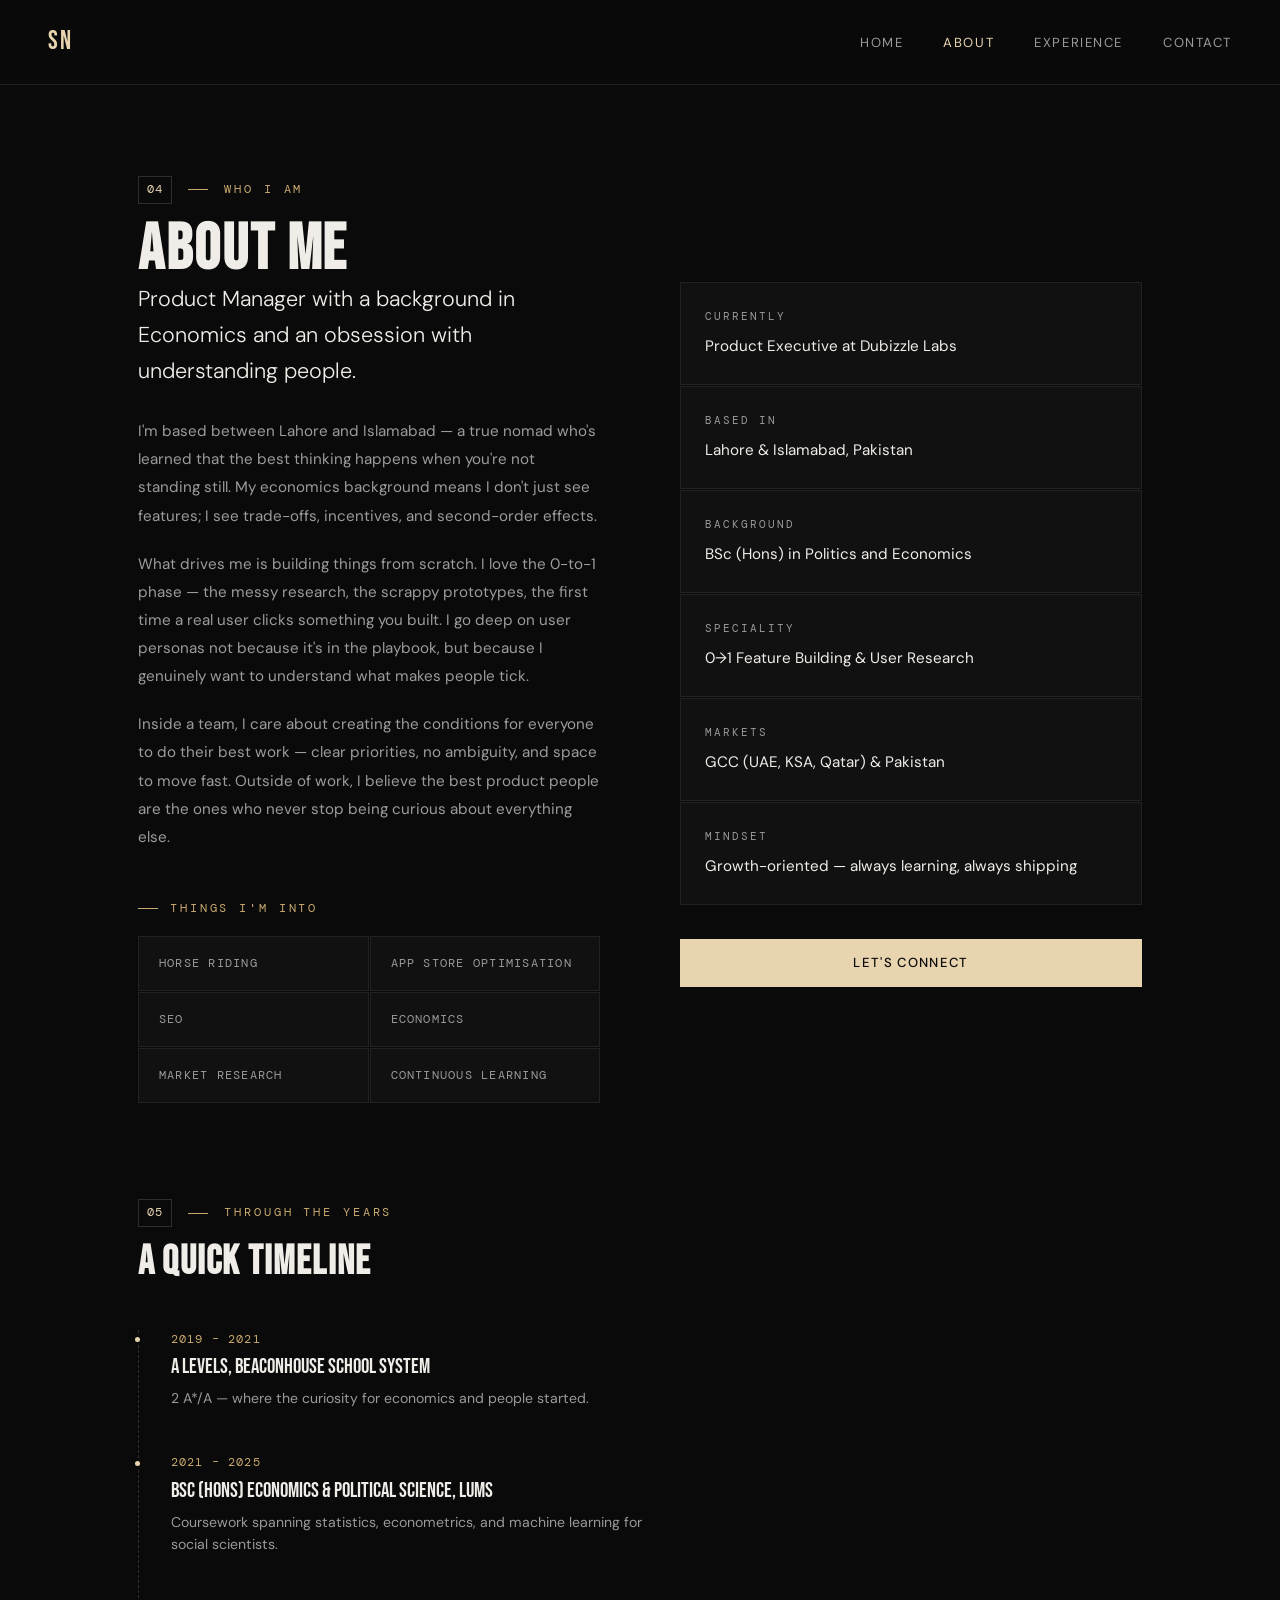
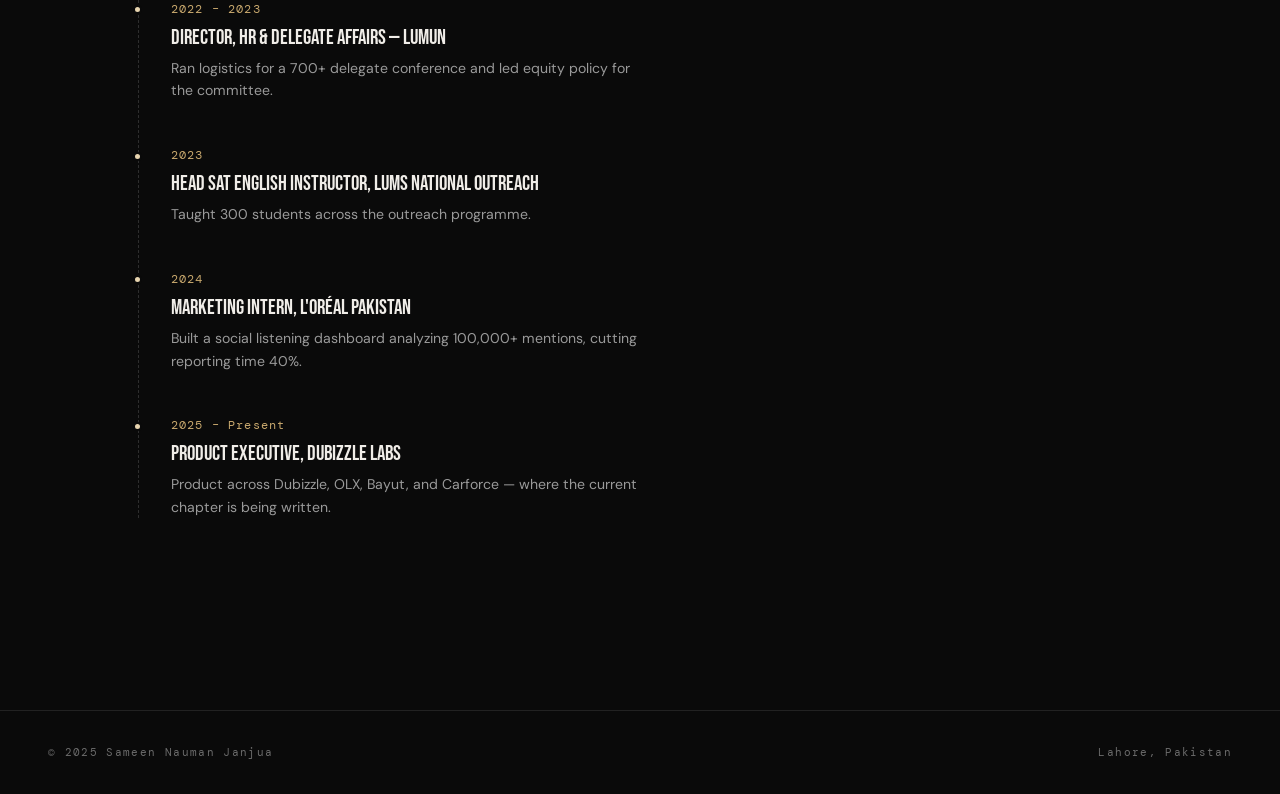
<file: about.html>
<!DOCTYPE html>
<html lang="en">
<head>
  <meta charset="UTF-8" />
  <meta name="viewport" content="width=device-width, initial-scale=1.0" />
  <title>About — Sameen Nauman</title>
  <link rel="stylesheet" href="style.css" />
</head>
<body>

  <nav>
    <a href="index.html" class="nav-logo">SN</a>
    <ul class="nav-links">
      <li><a href="index.html">Home</a></li>
      <li><a href="about.html" class="active">About</a></li>
      <li><a href="experience.html">Experience</a></li>
      <li><a href="contact.html">Contact</a></li>
    </ul>
  </nav>

  <div class="page">
    <section class="section">
      <div class="container">

        <div class="kicker fade-up">
          <span class="kicker-num">04</span>
          <span class="kicker-line"></span>
          <span class="kicker-text">Who I Am</span>
        </div>
        <div class="section-header fade-up" style="border:none; margin-bottom:0; padding-bottom:0;">
          <h1 class="section-title">About Me</h1>
        </div>

        <div class="about-grid">
          <div class="about-main fade-up delay-1">
            <p class="about-lead">
              Product Manager with a background in Economics and an obsession with understanding people.
            </p>
            <p class="about-body">
              I'm based between Lahore and Islamabad — a true nomad who's learned that the best thinking happens when you're not standing still. My economics background means I don't just see features; I see trade-offs, incentives, and second-order effects.
            </p>
            <p class="about-body">
              What drives me is building things from scratch. I love the 0-to-1 phase — the messy research, the scrappy prototypes, the first time a real user clicks something you built. I go deep on user personas not because it's in the playbook, but because I genuinely want to understand what makes people tick.
            </p>
            <p class="about-body">
              Inside a team, I care about creating the conditions for everyone to do their best work — clear priorities, no ambiguity, and space to move fast. Outside of work, I believe the best product people are the ones who never stop being curious about everything else.
            </p>

            <div class="hobbies-grid" style="margin-top: 3rem;">
              <div class="section-label" style="grid-column: 1/-1; margin-bottom: 1rem;">Things I'm Into</div>
              <div class="hobby-tag">Horse Riding</div>
              <div class="hobby-tag">App Store Optimisation</div>
              <div class="hobby-tag">SEO</div>
              <div class="hobby-tag">Economics</div>
              <div class="hobby-tag">Market Research</div>
              <div class="hobby-tag">Continuous Learning</div>
            </div>
          </div>

          <div class="about-sidebar fade-up delay-2">
            <div class="sidebar-item">
              <div class="sidebar-item-label">Currently</div>
              <div class="sidebar-item-value">Product Executive at Dubizzle Labs</div>
            </div>
            <div class="sidebar-item">
              <div class="sidebar-item-label">Based In</div>
              <div class="sidebar-item-value">Lahore & Islamabad, Pakistan</div>
            </div>
            <div class="sidebar-item">
              <div class="sidebar-item-label">Background</div>
              <div class="sidebar-item-value">BSc (Hons) in Politics and Economics</div>
            </div>
            <div class="sidebar-item">
              <div class="sidebar-item-label">Speciality</div>
              <div class="sidebar-item-value">0→1 Feature Building & User Research</div>
            </div>
            <div class="sidebar-item">
              <div class="sidebar-item-label">Markets</div>
              <div class="sidebar-item-value">GCC (UAE, KSA, Qatar) & Pakistan</div>
            </div>
            <div class="sidebar-item">
              <div class="sidebar-item-label">Mindset</div>
              <div class="sidebar-item-value">Growth-oriented — always learning, always shipping</div>
            </div>
            <div style="margin-top: 1px;">
              <a href="contact.html" class="btn btn-primary" style="width: 100%; justify-content: center; margin-top: 2rem;">Let's Connect</a>
            </div>
          </div>
        </div>

      </div>
    </section>

    <section class="section" style="padding-top: 0;">
      <div class="container">
        <div class="kicker fade-up">
          <span class="kicker-num">05</span>
          <span class="kicker-line"></span>
          <span class="kicker-text">Through the Years</span>
        </div>
        <div class="section-header fade-up" style="border:none; margin-bottom: 3rem; padding-bottom:0;">
          <h2 class="section-title" style="font-size: 2.5rem;">A Quick Timeline</h2>
        </div>

        <div class="timeline fade-up delay-1">
          <div class="timeline-item">
            <div class="timeline-year">2019 – 2021</div>
            <div class="timeline-title">A Levels, Beaconhouse School System</div>
            <p class="timeline-desc">2 A*/A — where the curiosity for economics and people started.</p>
          </div>
          <div class="timeline-item">
            <div class="timeline-year">2021 – 2025</div>
            <div class="timeline-title">BSc (Hons) Economics &amp; Political Science, LUMS</div>
            <p class="timeline-desc">Coursework spanning statistics, econometrics, and machine learning for social scientists.</p>
          </div>
          <div class="timeline-item">
            <div class="timeline-year">2022 – 2023</div>
            <div class="timeline-title">Director, HR &amp; Delegate Affairs — LUMUN</div>
            <p class="timeline-desc">Ran logistics for a 700+ delegate conference and led equity policy for the committee.</p>
          </div>
          <div class="timeline-item">
            <div class="timeline-year">2023</div>
            <div class="timeline-title">Head SAT English Instructor, LUMS National Outreach</div>
            <p class="timeline-desc">Taught 300 students across the outreach programme.</p>
          </div>
          <div class="timeline-item">
            <div class="timeline-year">2024</div>
            <div class="timeline-title">Marketing Intern, L'Oréal Pakistan</div>
            <p class="timeline-desc">Built a social listening dashboard analyzing 100,000+ mentions, cutting reporting time 40%.</p>
          </div>
          <div class="timeline-item">
            <div class="timeline-year">2025 – Present</div>
            <div class="timeline-title">Product Executive, Dubizzle Labs</div>
            <p class="timeline-desc">Product across Dubizzle, OLX, Bayut, and Carforce — where the current chapter is being written.</p>
          </div>
        </div>
      </div>
    </section>
  </div>

  <footer>
    <span class="footer-text">© 2025 Sameen Nauman Janjua</span>
    <span class="footer-text">Lahore, Pakistan</span>
  </footer>

</body>
</html>
</file>
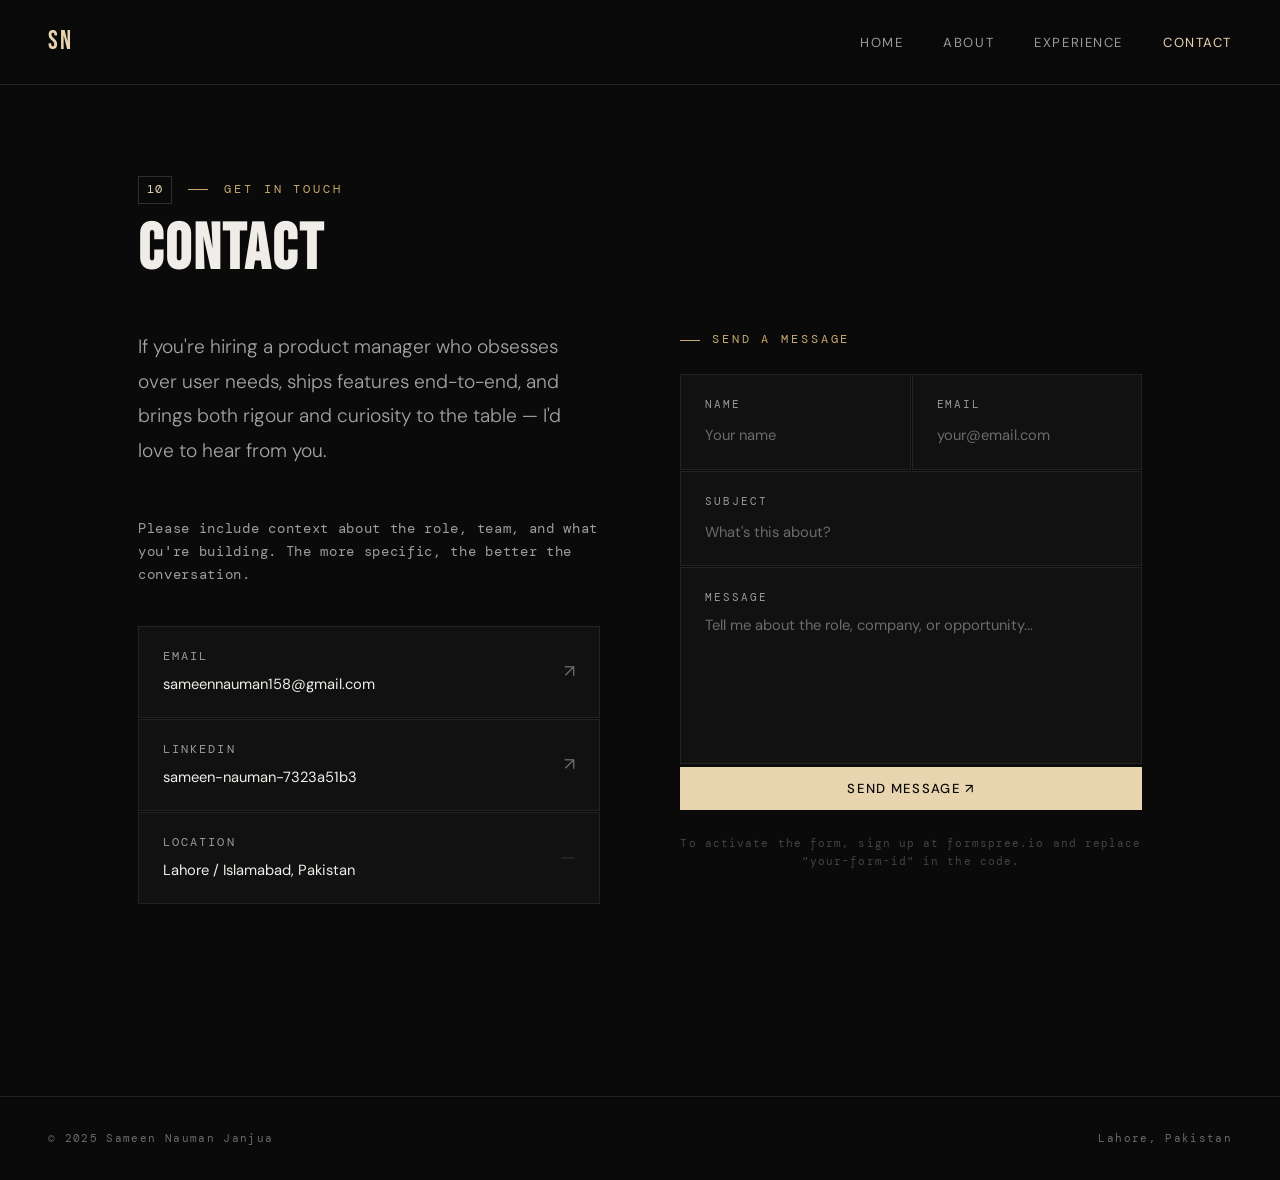
<file: contact.html>
<!DOCTYPE html>
<html lang="en">
<head>
  <meta charset="UTF-8" />
  <meta name="viewport" content="width=device-width, initial-scale=1.0" />
  <title>Contact — Sameen Nauman</title>
  <link rel="stylesheet" href="style.css" />
</head>
<body>

  <nav>
    <a href="index.html" class="nav-logo">SN</a>
    <ul class="nav-links">
      <li><a href="index.html">Home</a></li>
      <li><a href="about.html">About</a></li>
      <li><a href="experience.html">Experience</a></li>
      <li><a href="contact.html" class="active">Contact</a></li>
    </ul>
  </nav>

  <div class="page">
    <section class="section">
      <div class="container">

        <div class="kicker fade-up">
          <span class="kicker-num">10</span>
          <span class="kicker-line"></span>
          <span class="kicker-text">Get in Touch</span>
        </div>
        <div class="section-header fade-up" style="border:none; margin-bottom:3rem; padding-bottom:0;">
          <h1 class="section-title">Contact</h1>
        </div>

        <div class="contact-grid">

          <div class="fade-up delay-1">
            <p class="contact-lead">
              If you're hiring a product manager who obsesses over user needs, ships features end-to-end, and brings both rigour and curiosity to the table — I'd love to hear from you.
            </p>
            <p style="font-size: 0.85rem; color: #9c9c9c; margin-bottom: 2.5rem; font-family: var(--font-mono); letter-spacing: 0.05em;">
              Please include context about the role, team, and what you're building. The more specific, the better the conversation.
            </p>

            <div class="contact-links">
              <a href="mailto:sameennauman158@gmail.com" class="contact-link-item">
                <div>
                  <span class="contact-link-label">Email</span>
                  <span class="contact-link-value">sameennauman158@gmail.com</span>
                </div>
                <span class="contact-arrow">↗</span>
              </a>
              <a href="https://www.linkedin.com/in/sameen-nauman-7323a51b3/" target="_blank" class="contact-link-item">
                <div>
                  <span class="contact-link-label">LinkedIn</span>
                  <span class="contact-link-value">sameen-nauman-7323a51b3</span>
                </div>
                <span class="contact-arrow">↗</span>
              </a>
              <div class="contact-link-item" style="cursor: default;">
                <div>
                  <span class="contact-link-label">Location</span>
                  <span class="contact-link-value">Lahore / Islamabad, Pakistan</span>
                </div>
                <span class="contact-arrow" style="opacity: 0.3;">—</span>
              </div>
            </div>
          </div>

          <div class="fade-up delay-2">
            <p class="section-label" style="margin-bottom: 1.5rem;">Send a Message</p>

            <form
              action="https://formspree.io/f/your-form-id"
              method="POST"
              class="contact-form"
            >
              <div class="form-row">
                <div class="form-field">
                  <label for="name">Name</label>
                  <input type="text" id="name" name="name" placeholder="Your name" required />
                </div>
                <div class="form-field">
                  <label for="email">Email</label>
                  <input type="email" id="email" name="email" placeholder="your@email.com" required />
                </div>
              </div>
              <div class="form-field">
                <label for="subject">Subject</label>
                <input type="text" id="subject" name="subject" placeholder="What's this about?" />
              </div>
              <div class="form-field">
                <label for="message">Message</label>
                <textarea id="message" name="message" rows="6" placeholder="Tell me about the role, company, or opportunity..." required></textarea>
              </div>
              <div class="form-submit">
                <button type="submit" class="btn btn-primary" style="width: 100%; justify-content: center; margin-top: 1px;">
                  Send Message ↗
                </button>
              </div>
            </form>

            <p style="font-family: var(--font-mono); font-size: 0.68rem; color: #444; letter-spacing: 0.1em; margin-top: 1.5rem; text-align: center;">
              To activate the form, sign up at formspree.io and replace "your-form-id" in the code.
            </p>
          </div>

        </div>
      </div>
    </section>
  </div>

  <footer>
    <span class="footer-text">© 2025 Sameen Nauman Janjua</span>
    <span class="footer-text">Lahore, Pakistan</span>
  </footer>

</body>
</html>
</file>
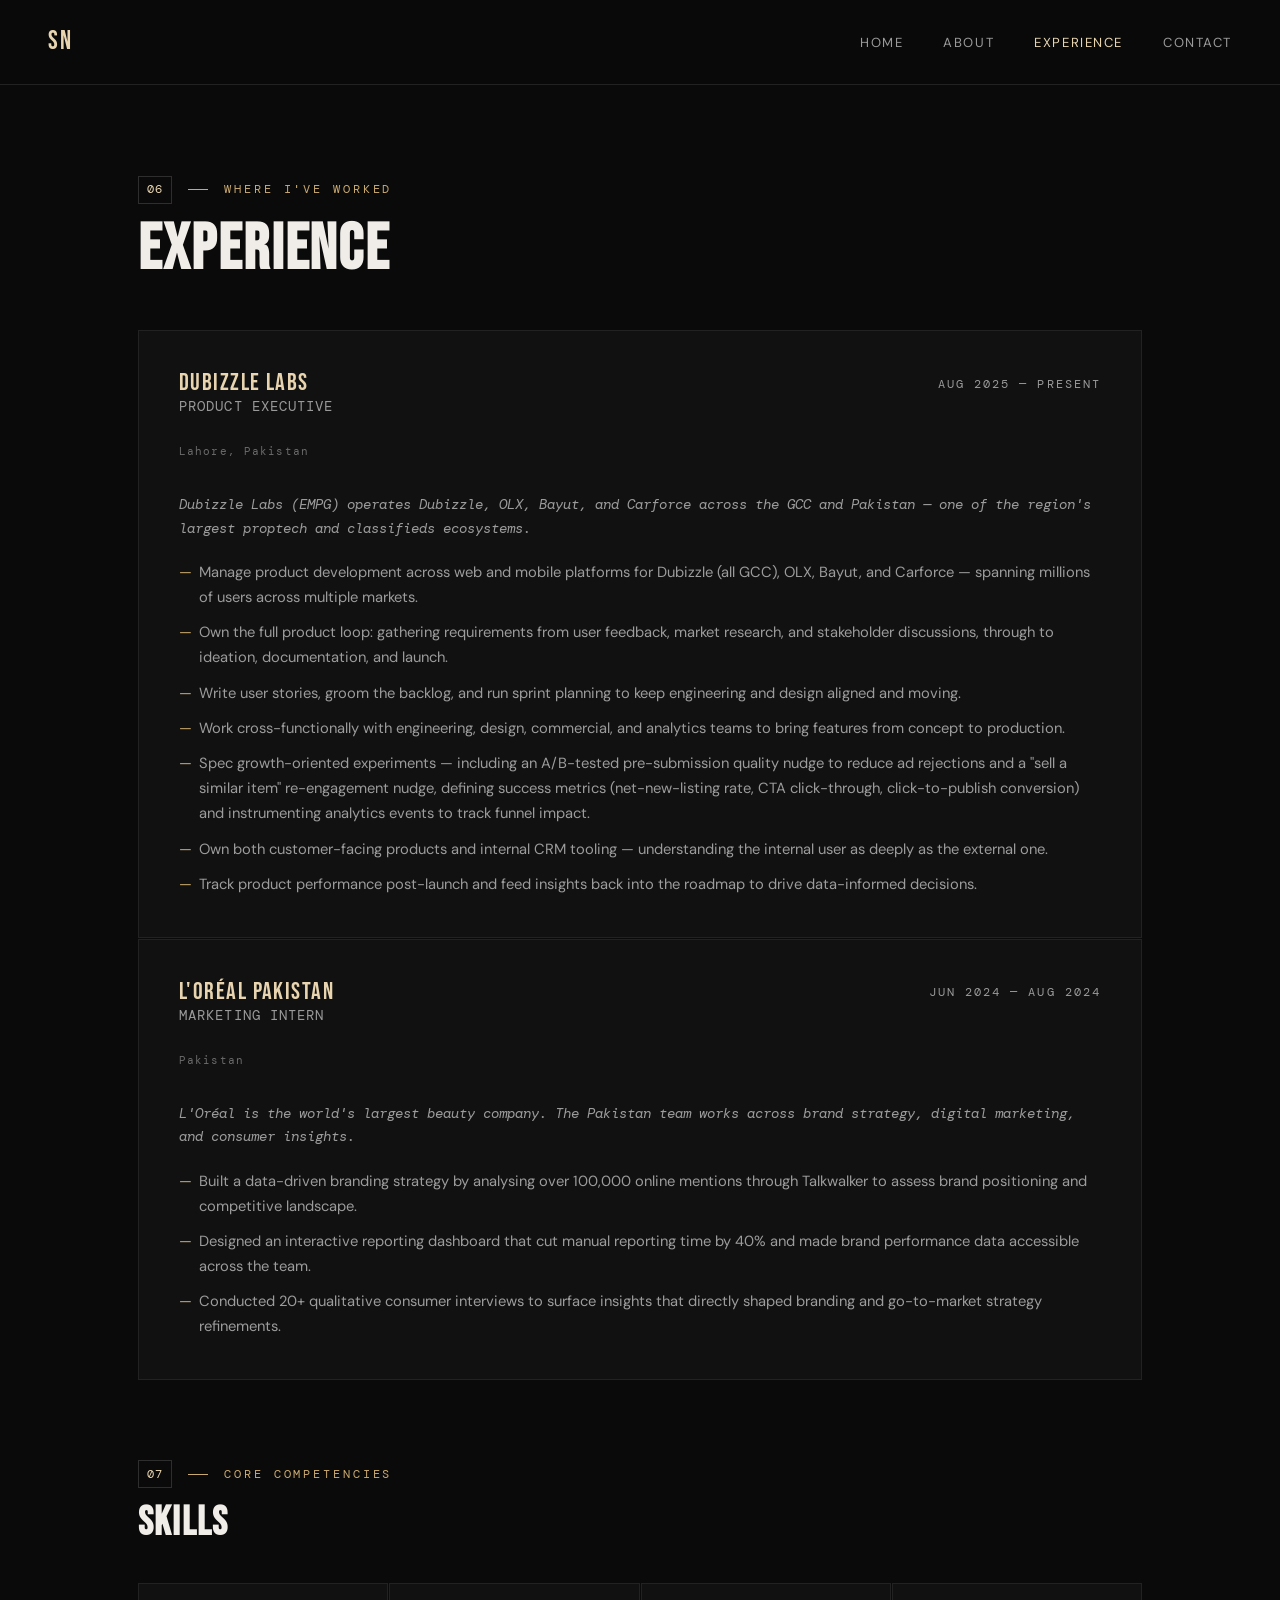
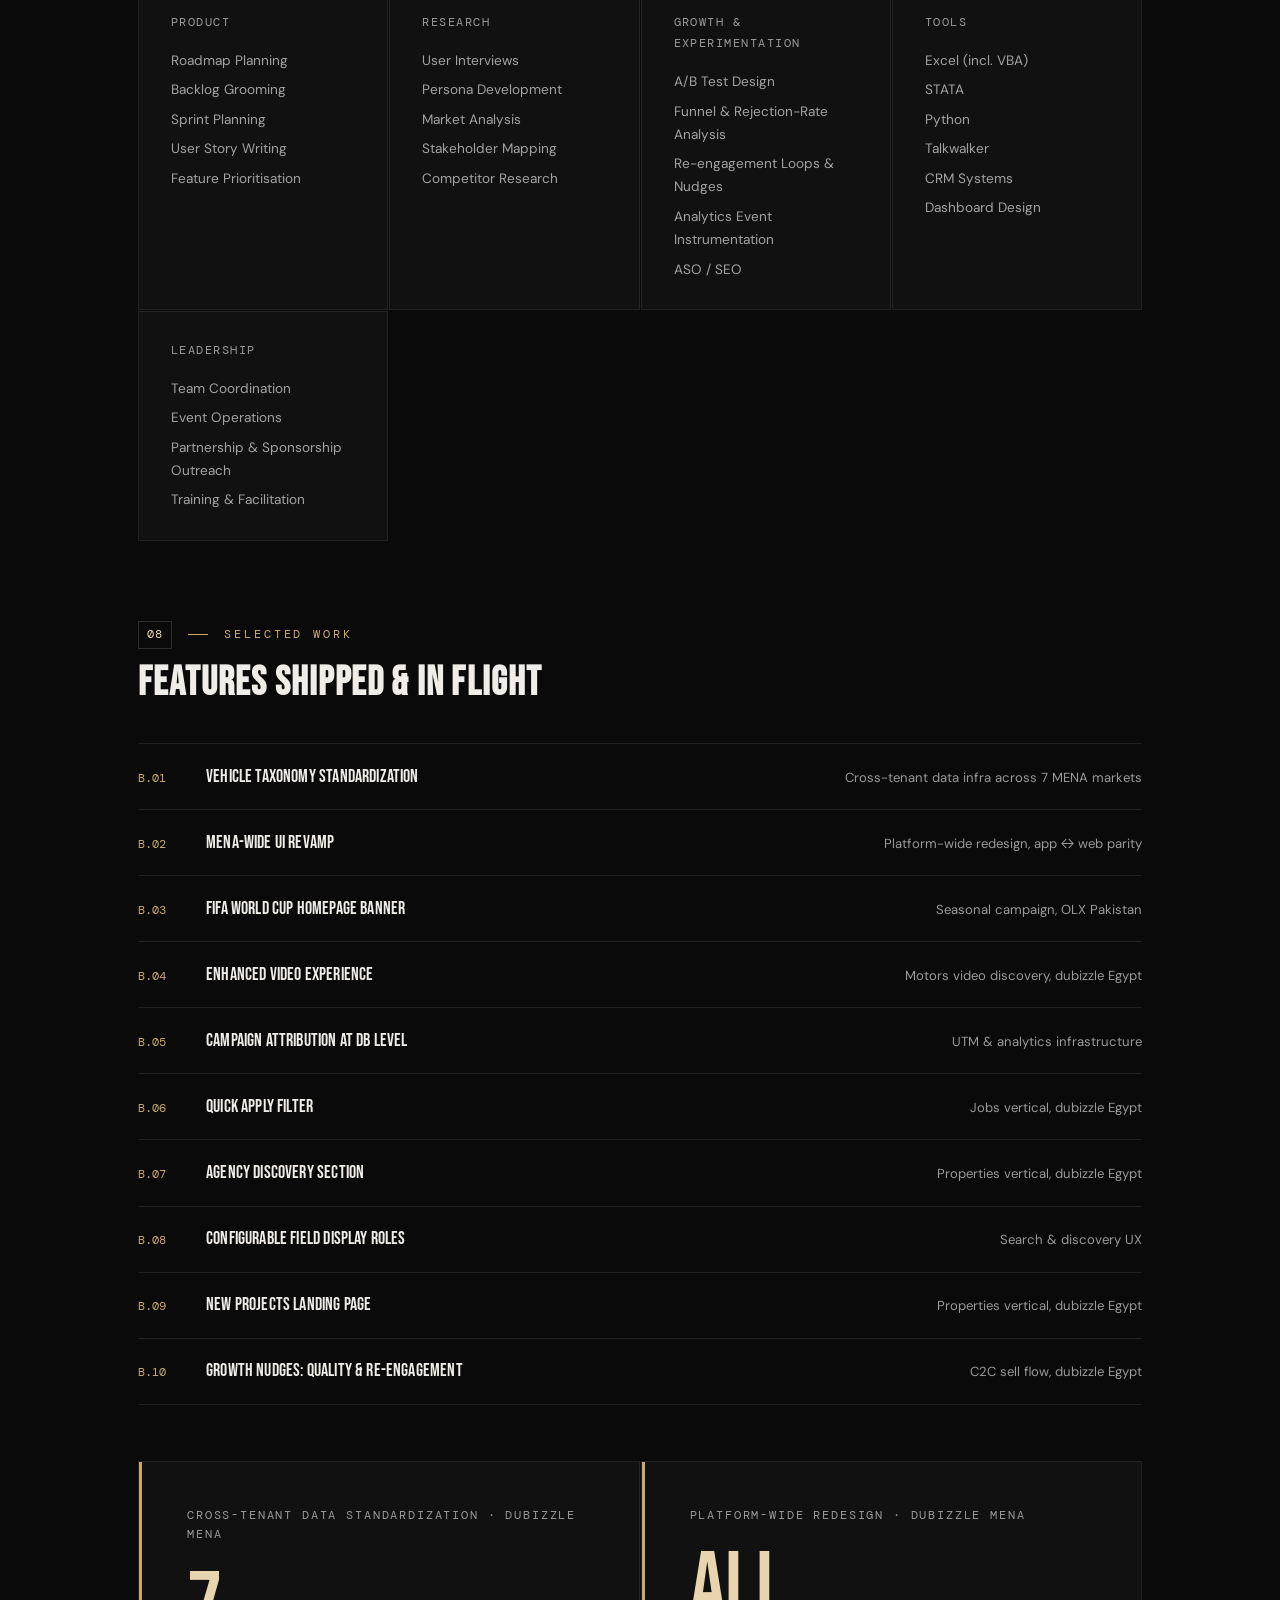
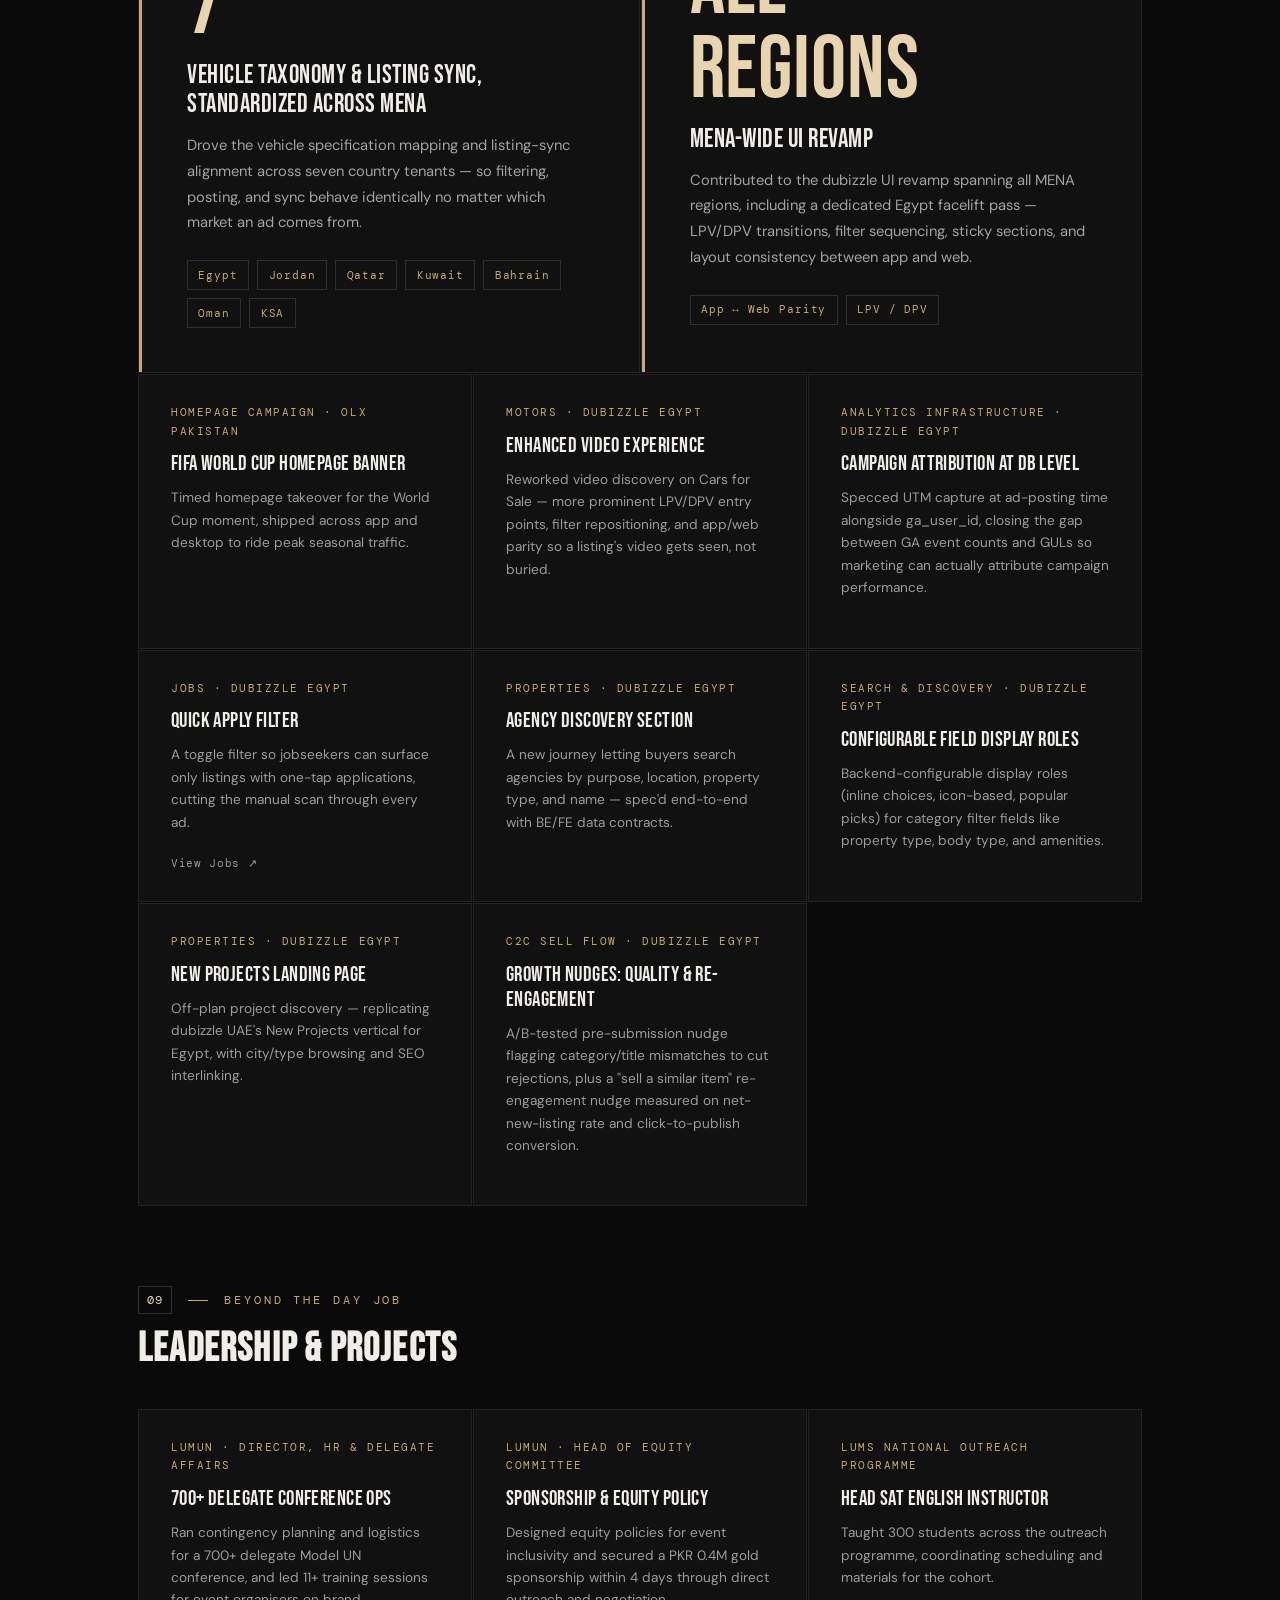
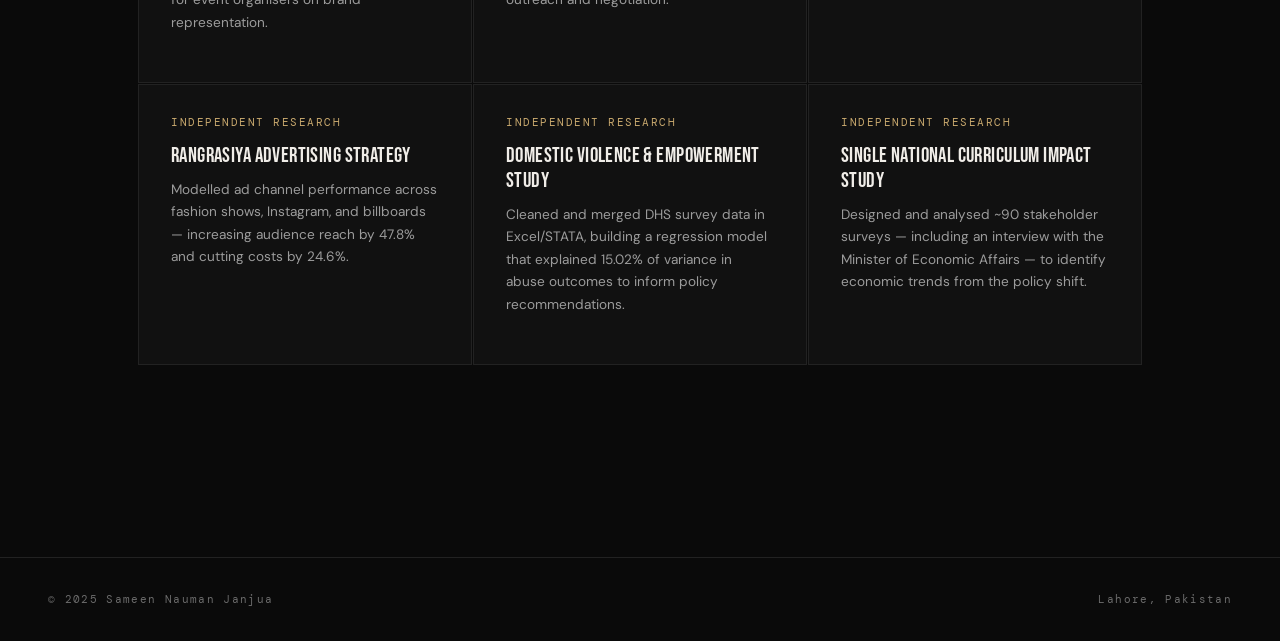
<file: experience.html>
<!DOCTYPE html>
<html lang="en">
<head>
  <meta charset="UTF-8" />
  <meta name="viewport" content="width=device-width, initial-scale=1.0" />
  <title>Experience — Sameen Nauman</title>
  <link rel="stylesheet" href="style.css" />
</head>
<body>

  <nav>
    <a href="index.html" class="nav-logo">SN</a>
    <ul class="nav-links">
      <li><a href="index.html">Home</a></li>
      <li><a href="about.html">About</a></li>
      <li><a href="experience.html" class="active">Experience</a></li>
      <li><a href="contact.html">Contact</a></li>
    </ul>
  </nav>

  <div class="page">
    <section class="section">
      <div class="container">

        <div class="kicker fade-up">
          <span class="kicker-num">06</span>
          <span class="kicker-line"></span>
          <span class="kicker-text">Where I've Worked</span>
        </div>
        <div class="section-header fade-up" style="border:none; margin-bottom:3rem; padding-bottom:0;">
          <h1 class="section-title">Experience</h1>
        </div>

        <div class="exp-list">

          <!-- Dubizzle Labs -->
          <div class="exp-item fade-up delay-1">
            <div class="exp-header">
              <div>
                <div class="exp-company"><a href="https://www.dubizzle.com.eg/en/" target="_blank" rel="noopener">Dubizzle Labs</a></div>
                <div class="exp-role">Product Executive</div>
                <div class="exp-location">Lahore, Pakistan</div>
              </div>
              <div class="exp-period">Aug 2025 — Present</div>
            </div>
            <p style="font-size: 0.85rem; color: #9c9c9c; margin-bottom: 1.25rem; font-style: italic; font-family: var(--font-mono);">
              Dubizzle Labs (EMPG) operates Dubizzle, OLX, Bayut, and Carforce across the GCC and Pakistan — one of the region's largest proptech and classifieds ecosystems.
            </p>
            <ul class="exp-bullets">
              <li>Manage product development across web and mobile platforms for Dubizzle (all GCC), OLX, Bayut, and Carforce — spanning millions of users across multiple markets.</li>
              <li>Own the full product loop: gathering requirements from user feedback, market research, and stakeholder discussions, through to ideation, documentation, and launch.</li>
              <li>Write user stories, groom the backlog, and run sprint planning to keep engineering and design aligned and moving.</li>
              <li>Work cross-functionally with engineering, design, commercial, and analytics teams to bring features from concept to production.</li>
              <li>Spec growth-oriented experiments — including an A/B-tested pre-submission quality nudge to reduce ad rejections and a "sell a similar item" re-engagement nudge, defining success metrics (net-new-listing rate, CTA click-through, click-to-publish conversion) and instrumenting analytics events to track funnel impact.</li>
              <li>Own both customer-facing products and internal CRM tooling — understanding the internal user as deeply as the external one.</li>
              <li>Track product performance post-launch and feed insights back into the roadmap to drive data-informed decisions.</li>
            </ul>
          </div>

          <!-- L'Oréal -->
          <div class="exp-item fade-up delay-2">
            <div class="exp-header">
              <div>
                <div class="exp-company"><a href="https://lorealpakistan.com/" target="_blank" rel="noopener">L'Oréal Pakistan</a></div>
                <div class="exp-role">Marketing Intern</div>
                <div class="exp-location">Pakistan</div>
              </div>
              <div class="exp-period">Jun 2024 — Aug 2024</div>
            </div>
            <p style="font-size: 0.85rem; color: #9c9c9c; margin-bottom: 1.25rem; font-style: italic; font-family: var(--font-mono);">
              L'Oréal is the world's largest beauty company. The Pakistan team works across brand strategy, digital marketing, and consumer insights.
            </p>
            <ul class="exp-bullets">
              <li>Built a data-driven branding strategy by analysing over 100,000 online mentions through Talkwalker to assess brand positioning and competitive landscape.</li>
              <li>Designed an interactive reporting dashboard that cut manual reporting time by 40% and made brand performance data accessible across the team.</li>
              <li>Conducted 20+ qualitative consumer interviews to surface insights that directly shaped branding and go-to-market strategy refinements.</li>
            </ul>
          </div>

        </div>

        <!-- Skills section -->
        <div style="margin-top: 5rem;" class="fade-up delay-3">
          <div class="kicker">
            <span class="kicker-num">07</span>
            <span class="kicker-line"></span>
            <span class="kicker-text">Core Competencies</span>
          </div>
          <div class="section-header" style="border:none; margin-bottom:2.5rem; padding-bottom:0;">
            <h2 class="section-title" style="font-size: 2.5rem;">Skills</h2>
          </div>

          <div style="display: grid; grid-template-columns: repeat(auto-fit, minmax(220px, 1fr)); gap: 1px;">
            <div class="stat-card">
              <div class="stat-label" style="margin-bottom: 1rem;">Product</div>
              <div style="display: flex; flex-direction: column; gap: 0.4rem;">
                <span style="font-size: 0.85rem; color: #a3a3a3;">Roadmap Planning</span>
                <span style="font-size: 0.85rem; color: #a3a3a3;">Backlog Grooming</span>
                <span style="font-size: 0.85rem; color: #a3a3a3;">Sprint Planning</span>
                <span style="font-size: 0.85rem; color: #a3a3a3;">User Story Writing</span>
                <span style="font-size: 0.85rem; color: #a3a3a3;">Feature Prioritisation</span>
              </div>
            </div>
            <div class="stat-card">
              <div class="stat-label" style="margin-bottom: 1rem;">Research</div>
              <div style="display: flex; flex-direction: column; gap: 0.4rem;">
                <span style="font-size: 0.85rem; color: #a3a3a3;">User Interviews</span>
                <span style="font-size: 0.85rem; color: #a3a3a3;">Persona Development</span>
                <span style="font-size: 0.85rem; color: #a3a3a3;">Market Analysis</span>
                <span style="font-size: 0.85rem; color: #a3a3a3;">Stakeholder Mapping</span>
                <span style="font-size: 0.85rem; color: #a3a3a3;">Competitor Research</span>
              </div>
            </div>
            <div class="stat-card">
              <div class="stat-label" style="margin-bottom: 1rem;">Growth & Experimentation</div>
              <div style="display: flex; flex-direction: column; gap: 0.4rem;">
                <span style="font-size: 0.85rem; color: #a3a3a3;">A/B Test Design</span>
                <span style="font-size: 0.85rem; color: #a3a3a3;">Funnel & Rejection-Rate Analysis</span>
                <span style="font-size: 0.85rem; color: #a3a3a3;">Re-engagement Loops & Nudges</span>
                <span style="font-size: 0.85rem; color: #a3a3a3;">Analytics Event Instrumentation</span>
                <span style="font-size: 0.85rem; color: #a3a3a3;">ASO / SEO</span>
              </div>
            </div>
            <div class="stat-card">
              <div class="stat-label" style="margin-bottom: 1rem;">Tools</div>
              <div style="display: flex; flex-direction: column; gap: 0.4rem;">
                <span style="font-size: 0.85rem; color: #a3a3a3;">Excel (incl. VBA)</span>
                <span style="font-size: 0.85rem; color: #a3a3a3;">STATA</span>
                <span style="font-size: 0.85rem; color: #a3a3a3;">Python</span>
                <span style="font-size: 0.85rem; color: #a3a3a3;">Talkwalker</span>
                <span style="font-size: 0.85rem; color: #a3a3a3;">CRM Systems</span>
                <span style="font-size: 0.85rem; color: #a3a3a3;">Dashboard Design</span>
              </div>
            </div>
            <div class="stat-card">
              <div class="stat-label" style="margin-bottom: 1rem;">Leadership</div>
              <div style="display: flex; flex-direction: column; gap: 0.4rem;">
                <span style="font-size: 0.85rem; color: #a3a3a3;">Team Coordination</span>
                <span style="font-size: 0.85rem; color: #a3a3a3;">Event Operations</span>
                <span style="font-size: 0.85rem; color: #a3a3a3;">Partnership &amp; Sponsorship Outreach</span>
                <span style="font-size: 0.85rem; color: #a3a3a3;">Training &amp; Facilitation</span>
              </div>
            </div>
          </div>
        </div>

        <!-- Selected Work -->
        <div style="margin-top: 5rem;" class="fade-up delay-2">
          <div class="kicker">
            <span class="kicker-num">08</span>
            <span class="kicker-line"></span>
            <span class="kicker-text">Selected Work</span>
          </div>
          <div class="section-header" style="border:none; margin-bottom:2.5rem; padding-bottom:0;">
            <h2 class="section-title" style="font-size: 2.5rem;">Features Shipped &amp; In Flight</h2>
          </div>

          <div class="contents-index">
            <a class="contents-item" href="#work-tenants">
              <span class="contents-item-code">B.01</span>
              <span class="contents-item-title">Vehicle Taxonomy Standardization</span>
              <span class="contents-item-desc">Cross-tenant data infra across 7 MENA markets</span>
            </a>
            <a class="contents-item" href="#work-ui-revamp">
              <span class="contents-item-code">B.02</span>
              <span class="contents-item-title">MENA-Wide UI Revamp</span>
              <span class="contents-item-desc">Platform-wide redesign, app ↔ web parity</span>
            </a>
            <a class="contents-item" href="#work-fifa">
              <span class="contents-item-code">B.03</span>
              <span class="contents-item-title">FIFA World Cup Homepage Banner</span>
              <span class="contents-item-desc">Seasonal campaign, OLX Pakistan</span>
            </a>
            <a class="contents-item" href="#work-video">
              <span class="contents-item-code">B.04</span>
              <span class="contents-item-title">Enhanced Video Experience</span>
              <span class="contents-item-desc">Motors video discovery, dubizzle Egypt</span>
            </a>
            <a class="contents-item" href="#work-attribution">
              <span class="contents-item-code">B.05</span>
              <span class="contents-item-title">Campaign Attribution at DB Level</span>
              <span class="contents-item-desc">UTM &amp; analytics infrastructure</span>
            </a>
            <a class="contents-item" href="#work-quickapply">
              <span class="contents-item-code">B.06</span>
              <span class="contents-item-title">Quick Apply Filter</span>
              <span class="contents-item-desc">Jobs vertical, dubizzle Egypt</span>
            </a>
            <a class="contents-item" href="#work-agency">
              <span class="contents-item-code">B.07</span>
              <span class="contents-item-title">Agency Discovery Section</span>
              <span class="contents-item-desc">Properties vertical, dubizzle Egypt</span>
            </a>
            <a class="contents-item" href="#work-fielddisplay">
              <span class="contents-item-code">B.08</span>
              <span class="contents-item-title">Configurable Field Display Roles</span>
              <span class="contents-item-desc">Search &amp; discovery UX</span>
            </a>
            <a class="contents-item" href="#work-newprojects">
              <span class="contents-item-code">B.09</span>
              <span class="contents-item-title">New Projects Landing Page</span>
              <span class="contents-item-desc">Properties vertical, dubizzle Egypt</span>
            </a>
            <a class="contents-item" href="#work-nudges">
              <span class="contents-item-code">B.10</span>
              <span class="contents-item-title">Growth Nudges: Quality &amp; Re-engagement</span>
              <span class="contents-item-desc">C2C sell flow, dubizzle Egypt</span>
            </a>
          </div>

          <!-- Flagship: the two biggest-scope initiatives -->
          <div class="flagship-grid">

            <div class="flagship-card" id="work-tenants">
              <div class="flagship-eyebrow">Cross-Tenant Data Standardization · dubizzle MENA</div>
              <div class="flagship-hero-text"><span class="count-up" data-target="7">7</span></div>
              <div class="flagship-title">Vehicle Taxonomy &amp; Listing Sync, Standardized Across MENA</div>
              <p class="flagship-desc">Drove the vehicle specification mapping and listing-sync alignment across seven country tenants — so filtering, posting, and sync behave identically no matter which market an ad comes from.</p>
              <div class="flagship-tags">
                <span class="flagship-tag">Egypt</span>
                <span class="flagship-tag">Jordan</span>
                <span class="flagship-tag">Qatar</span>
                <span class="flagship-tag">Kuwait</span>
                <span class="flagship-tag">Bahrain</span>
                <span class="flagship-tag">Oman</span>
                <span class="flagship-tag">KSA</span>
              </div>
            </div>

            <div class="flagship-card" id="work-ui-revamp">
              <div class="flagship-eyebrow">Platform-Wide Redesign · dubizzle MENA</div>
              <div class="flagship-hero-text">ALL<br>REGIONS</div>
              <div class="flagship-title">MENA-Wide UI Revamp</div>
              <p class="flagship-desc">Contributed to the dubizzle UI revamp spanning all MENA regions, including a dedicated Egypt facelift pass — LPV/DPV transitions, filter sequencing, sticky sections, and layout consistency between app and web.</p>
              <div class="flagship-tags">
                <span class="flagship-tag">App ↔ Web Parity</span>
                <span class="flagship-tag">LPV / DPV</span>
              </div>
            </div>

          </div>

          <div class="feature-grid" style="margin-top: 1px;">

            <div class="feature-card" id="work-fifa">
              <div class="feature-eyebrow">Homepage Campaign · OLX Pakistan</div>
              <div class="feature-name">FIFA World Cup Homepage Banner</div>
              <p class="feature-desc">Timed homepage takeover for the World Cup moment, shipped across app and desktop to ride peak seasonal traffic.</p>
            </div>

            <div class="feature-card" id="work-video">
              <div class="feature-eyebrow">Motors · dubizzle Egypt</div>
              <div class="feature-name">Enhanced Video Experience</div>
              <p class="feature-desc">Reworked video discovery on Cars for Sale — more prominent LPV/DPV entry points, filter repositioning, and app/web parity so a listing's video gets seen, not buried.</p>
            </div>

            <div class="feature-card" id="work-attribution">
              <div class="feature-eyebrow">Analytics Infrastructure · dubizzle Egypt</div>
              <div class="feature-name">Campaign Attribution at DB Level</div>
              <p class="feature-desc">Specced UTM capture at ad-posting time alongside ga_user_id, closing the gap between GA event counts and GULs so marketing can actually attribute campaign performance.</p>
            </div>

            <div class="feature-card" id="work-quickapply">
              <div class="feature-eyebrow">Jobs · dubizzle Egypt</div>
              <div class="feature-name">Quick Apply Filter</div>
              <p class="feature-desc">A toggle filter so jobseekers can surface only listings with one-tap applications, cutting the manual scan through every ad.</p>
              <div class="feature-footer">
                <a class="feature-link" href="https://www.dubizzle.com.eg/en/jobs/" target="_blank" rel="noopener">View Jobs ↗</a>
              </div>
            </div>

            <div class="feature-card" id="work-agency">
              <div class="feature-eyebrow">Properties · dubizzle Egypt</div>
              <div class="feature-name">Agency Discovery Section</div>
              <p class="feature-desc">A new journey letting buyers search agencies by purpose, location, property type, and name — spec'd end-to-end with BE/FE data contracts.</p>
            </div>

            <div class="feature-card" id="work-fielddisplay">
              <div class="feature-eyebrow">Search &amp; Discovery · dubizzle Egypt</div>
              <div class="feature-name">Configurable Field Display Roles</div>
              <p class="feature-desc">Backend-configurable display roles (inline choices, icon-based, popular picks) for category filter fields like property type, body type, and amenities.</p>
            </div>

            <div class="feature-card" id="work-newprojects">
              <div class="feature-eyebrow">Properties · dubizzle Egypt</div>
              <div class="feature-name">New Projects Landing Page</div>
              <p class="feature-desc">Off-plan project discovery — replicating dubizzle UAE's New Projects vertical for Egypt, with city/type browsing and SEO interlinking.</p>
            </div>

            <div class="feature-card" id="work-nudges">
              <div class="feature-eyebrow">C2C Sell Flow · dubizzle Egypt</div>
              <div class="feature-name">Growth Nudges: Quality &amp; Re-engagement</div>
              <p class="feature-desc">A/B-tested pre-submission nudge flagging category/title mismatches to cut rejections, plus a "sell a similar item" re-engagement nudge measured on net-new-listing rate and click-to-publish conversion.</p>
            </div>

          </div>
        </div>

        <script>
        (function () {
          var prefersReduced = window.matchMedia('(prefers-reduced-motion: reduce)').matches;
          var els = document.querySelectorAll('.count-up[data-target]');
          if (!els.length) return;
          if (prefersReduced) return;
          var animated = new WeakSet();
          function animate(el) {
            if (animated.has(el)) return;
            animated.add(el);
            var target = parseInt(el.getAttribute('data-target'), 10) || 0;
            var start = null;
            var duration = 900;
            function step(ts) {
              if (!start) start = ts;
              var progress = Math.min((ts - start) / duration, 1);
              el.textContent = Math.round(progress * target);
              if (progress < 1) requestAnimationFrame(step);
              else el.textContent = target;
            }
            requestAnimationFrame(step);
          }
          if ('IntersectionObserver' in window) {
            var obs = new IntersectionObserver(function (entries) {
              entries.forEach(function (entry) {
                if (entry.isIntersecting) animate(entry.target);
              });
            }, { threshold: 0.4 });
            els.forEach(function (el) { obs.observe(el); });
          } else {
            els.forEach(animate);
          }
        })();
        </script>

        <!-- Leadership & Projects -->
        <div style="margin-top: 5rem;" class="fade-up delay-3">
          <div class="kicker">
            <span class="kicker-num">09</span>
            <span class="kicker-line"></span>
            <span class="kicker-text">Beyond the Day Job</span>
          </div>
          <div class="section-header" style="border:none; margin-bottom:2.5rem; padding-bottom:0;">
            <h2 class="section-title" style="font-size: 2.5rem;">Leadership &amp; Projects</h2>
          </div>

          <div class="feature-grid">

            <div class="feature-card">
              <div class="feature-eyebrow">LUMUN · Director, HR &amp; Delegate Affairs</div>
              <div class="feature-name">700+ Delegate Conference Ops</div>
              <p class="feature-desc">Ran contingency planning and logistics for a 700+ delegate Model UN conference, and led 11+ training sessions for event organisers on brand representation.</p>
            </div>

            <div class="feature-card">
              <div class="feature-eyebrow">LUMUN · Head of Equity Committee</div>
              <div class="feature-name">Sponsorship &amp; Equity Policy</div>
              <p class="feature-desc">Designed equity policies for event inclusivity and secured a PKR 0.4M gold sponsorship within 4 days through direct outreach and negotiation.</p>
            </div>

            <div class="feature-card">
              <div class="feature-eyebrow">LUMS National Outreach Programme</div>
              <div class="feature-name">Head SAT English Instructor</div>
              <p class="feature-desc">Taught 300 students across the outreach programme, coordinating scheduling and materials for the cohort.</p>
            </div>

            <div class="feature-card">
              <div class="feature-eyebrow">Independent Research</div>
              <div class="feature-name">Rangrasiya Advertising Strategy</div>
              <p class="feature-desc">Modelled ad channel performance across fashion shows, Instagram, and billboards — increasing audience reach by 47.8% and cutting costs by 24.6%.</p>
            </div>

            <div class="feature-card">
              <div class="feature-eyebrow">Independent Research</div>
              <div class="feature-name">Domestic Violence &amp; Empowerment Study</div>
              <p class="feature-desc">Cleaned and merged DHS survey data in Excel/STATA, building a regression model that explained 15.02% of variance in abuse outcomes to inform policy recommendations.</p>
            </div>

            <div class="feature-card">
              <div class="feature-eyebrow">Independent Research</div>
              <div class="feature-name">Single National Curriculum Impact Study</div>
              <p class="feature-desc">Designed and analysed ~90 stakeholder surveys — including an interview with the Minister of Economic Affairs — to identify economic trends from the policy shift.</p>
            </div>

          </div>
        </div>

      </div>
    </section>
  </div>

  <footer>
    <span class="footer-text">© 2025 Sameen Nauman Janjua</span>
    <span class="footer-text">Lahore, Pakistan</span>
  </footer>

</body>
</html>
</file>
<file: style.css>
@import url('https://fonts.googleapis.com/css2?family=Bebas+Neue&family=DM+Sans:ital,opsz,wght@0,9..40,300;0,9..40,400;0,9..40,500;1,9..40,300&family=DM+Mono:wght@400;500&display=swap');

*, *::before, *::after { box-sizing: border-box; margin: 0; padding: 0; }

:root {
  --bg: #0a0a0a;
  --bg2: #111111;
  --bg3: #181818;
  --border: #222222;
  --border2: #2e2e2e;
  --text: #f0ede8;
  --muted: #9a9a9a;
  --muted2: #6b6b6b;
  --accent: #e8d5b0;
  --accent2: #c9a96e;
  --accent3: #f5efe6;
  --font-display: 'Bebas Neue', sans-serif;
  --font-body: 'DM Sans', sans-serif;
  --font-mono: 'DM Mono', monospace;
}

html { scroll-behavior: smooth; }

body {
  background: var(--bg);
  color: var(--text);
  font-family: var(--font-body);
  font-size: 16px;
  line-height: 1.7;
  min-height: 100vh;
  overflow-x: hidden;
}

/* ── NAV ── */
nav {
  position: fixed;
  top: 0; left: 0; right: 0;
  z-index: 100;
  display: flex;
  align-items: center;
  justify-content: space-between;
  padding: 1.25rem 3rem;
  background: rgba(10,10,10,0.92);
  backdrop-filter: blur(12px);
  border-bottom: 1px solid var(--border);
}

.nav-logo {
  font-family: var(--font-display);
  font-size: 1.6rem;
  letter-spacing: 0.08em;
  color: var(--accent);
  text-decoration: none;
}

.nav-links {
  display: flex;
  gap: 2.5rem;
  list-style: none;
}

.nav-links a {
  color: var(--muted);
  text-decoration: none;
  font-size: 0.82rem;
  letter-spacing: 0.12em;
  text-transform: uppercase;
  font-weight: 400;
  transition: color 0.2s;
}

.nav-links a:hover,
.nav-links a.active {
  color: var(--accent);
}

/* ── LAYOUT ── */
.page {
  padding-top: 80px;
  min-height: 100vh;
}

.container {
  max-width: 1100px;
  margin: 0 auto;
  padding: 0 3rem;
}

/* ── HOME ── */
.hero {
  min-height: calc(100vh - 80px);
  display: flex;
  align-items: center;
  position: relative;
  overflow: hidden;
}

.hero::before {
  content: '';
  position: absolute;
  top: -20%;
  right: -10%;
  width: 600px;
  height: 600px;
  background: radial-gradient(circle, rgba(232,213,176,0.04) 0%, transparent 70%);
  pointer-events: none;
}

.hero-grid {
  display: grid;
  grid-template-columns: 1fr 1fr;
  gap: 4rem;
  align-items: center;
  width: 100%;
}

.hero-eyebrow {
  font-family: var(--font-mono);
  font-size: 0.75rem;
  letter-spacing: 0.2em;
  text-transform: uppercase;
  color: var(--accent2);
  margin-bottom: 1.25rem;
  display: flex;
  align-items: center;
  gap: 0.75rem;
}

.hero-eyebrow::before {
  content: '';
  display: block;
  width: 32px;
  height: 1px;
  background: var(--accent2);
}

.hero-name {
  font-family: var(--font-display);
  font-size: clamp(4rem, 8vw, 7rem);
  line-height: 0.92;
  letter-spacing: 0.02em;
  color: var(--text);
  margin-bottom: 0.5rem;
}

.hero-name span {
  color: var(--accent);
  display: block;
}

.hero-title {
  font-family: var(--font-mono);
  font-size: 0.85rem;
  color: var(--muted);
  letter-spacing: 0.15em;
  text-transform: uppercase;
  margin-bottom: 2rem;
  padding-top: 1rem;
  border-top: 1px solid var(--border);
}

.hero-desc {
  font-size: 1rem;
  color: #a3a3a3;
  line-height: 1.8;
  max-width: 420px;
  margin-bottom: 2.5rem;
  font-weight: 300;
}

.hero-cta {
  display: flex;
  gap: 1rem;
  flex-wrap: wrap;
}

.btn {
  display: inline-flex;
  align-items: center;
  gap: 0.5rem;
  padding: 0.75rem 1.75rem;
  font-family: var(--font-body);
  font-size: 0.82rem;
  font-weight: 500;
  letter-spacing: 0.1em;
  text-transform: uppercase;
  text-decoration: none;
  border: 1px solid var(--border2);
  cursor: pointer;
  transition: all 0.2s;
}

.btn-primary {
  background: var(--accent);
  color: #0a0a0a;
  border-color: var(--accent);
}

.btn-primary:hover {
  background: var(--accent3);
  border-color: var(--accent3);
}

.btn-ghost {
  background: transparent;
  color: var(--muted);
}

.btn-ghost:hover {
  color: var(--text);
  border-color: var(--muted);
}

.hero-visual {
  display: flex;
  flex-direction: column;
  gap: 1px;
}

.stat-card {
  background: var(--bg2);
  border: 1px solid var(--border);
  padding: 1.75rem 2rem;
  transition: border-color 0.2s;
}

.stat-card:hover { border-color: var(--border2); }

.stat-num {
  font-family: var(--font-display);
  font-size: 3rem;
  letter-spacing: 0.04em;
  color: var(--accent);
  line-height: 1;
  margin-bottom: 0.35rem;
}

.stat-label {
  font-size: 0.78rem;
  color: var(--muted);
  letter-spacing: 0.12em;
  text-transform: uppercase;
  font-family: var(--font-mono);
}

/* ── SECTION TITLES ── */
.section-header {
  margin-bottom: 4rem;
  padding-bottom: 1.5rem;
  border-bottom: 1px solid var(--border);
}

.section-label {
  font-family: var(--font-mono);
  font-size: 0.72rem;
  letter-spacing: 0.25em;
  text-transform: uppercase;
  color: var(--accent2);
  margin-bottom: 0.75rem;
  display: flex;
  align-items: center;
  gap: 0.75rem;
}

.section-label::before {
  content: '';
  display: block;
  width: 20px;
  height: 1px;
  background: var(--accent2);
}

.section-title {
  font-family: var(--font-display);
  font-size: clamp(2.5rem, 5vw, 4rem);
  letter-spacing: 0.03em;
  line-height: 1;
  color: var(--text);
}

/* ── EDITORIAL NUMBERING KICKER ── */
.kicker {
  display: flex;
  align-items: center;
  gap: 1rem;
  margin-bottom: 0.9rem;
}

.kicker-num {
  font-family: var(--font-mono);
  font-size: 0.72rem;
  letter-spacing: 0.1em;
  color: var(--accent);
  border: 1px solid var(--border2);
  padding: 0.2rem 0.5rem;
  flex-shrink: 0;
}

.kicker-line {
  width: 20px;
  height: 1px;
  background: var(--accent2);
  flex-shrink: 0;
}

.kicker-text {
  font-family: var(--font-mono);
  font-size: 0.72rem;
  letter-spacing: 0.25em;
  text-transform: uppercase;
  color: var(--accent2);
}

/* ── STATS ROW (hairline dividers) ── */
.stats-row {
  display: grid;
  grid-template-columns: repeat(auto-fit, minmax(160px, 1fr));
  border-top: 1px solid var(--border);
  border-bottom: 1px solid var(--border);
}

.stats-row-item {
  padding: 2.25rem 1.75rem;
  border-left: 1px solid var(--border);
}

.stats-row-item:first-child { border-left: none; }

.stats-row-num {
  font-family: var(--font-display);
  font-size: clamp(2.2rem, 4vw, 3.2rem);
  color: var(--accent);
  line-height: 1;
  margin-bottom: 0.6rem;
}

.stats-row-label {
  font-family: var(--font-mono);
  font-size: 0.7rem;
  letter-spacing: 0.06em;
  text-transform: uppercase;
  color: var(--muted);
  line-height: 1.5;
}

@media (max-width: 700px) {
  .stats-row-item { border-left: none; border-top: 1px solid var(--border); }
  .stats-row-item:first-child { border-top: none; }
}

/* ── MARQUEE TICKER ── */
.marquee {
  overflow: hidden;
  border-top: 1px solid var(--border);
  border-bottom: 1px solid var(--border);
  padding: 1.1rem 0;
  white-space: nowrap;
}

.marquee-track {
  display: inline-flex;
  animation: marqueeScroll 28s linear infinite;
}

.marquee-track span {
  font-family: var(--font-mono);
  font-size: 0.82rem;
  letter-spacing: 0.12em;
  text-transform: uppercase;
  color: var(--muted);
  padding: 0 1.25rem;
  display: inline-flex;
  align-items: center;
  gap: 1.25rem;
}

.marquee-track span::after {
  content: '·';
  color: var(--accent2);
}

@keyframes marqueeScroll {
  from { transform: translateX(0); }
  to { transform: translateX(-50%); }
}

@media (prefers-reduced-motion: reduce) {
  .marquee-track { animation: none; }
}

/* ── CONTENTS INDEX ── */
.contents-index {
  margin-bottom: 3.5rem;
  border-top: 1px solid var(--border);
}

.contents-item {
  display: flex;
  align-items: baseline;
  gap: 1.5rem;
  padding: 1.1rem 0;
  border-bottom: 1px solid var(--border);
  text-decoration: none;
  color: inherit;
  transition: opacity 0.2s;
}

.contents-item:hover { opacity: 0.65; }

.contents-item-code {
  font-family: var(--font-mono);
  font-size: 0.72rem;
  color: var(--accent2);
  flex-shrink: 0;
  width: 44px;
}

.contents-item-title {
  font-family: var(--font-display);
  font-size: 1.1rem;
  letter-spacing: 0.01em;
  color: var(--text);
  flex-shrink: 0;
}

.contents-item-desc {
  font-size: 0.82rem;
  color: var(--muted);
  flex-grow: 1;
  text-align: right;
  overflow: hidden;
  text-overflow: ellipsis;
}

@media (max-width: 700px) {
  .contents-item { flex-wrap: wrap; }
  .contents-item-desc { text-align: left; width: 100%; }
}

/* ── VERTICAL TIMELINE ── */
.timeline {
  position: relative;
  padding-left: 2rem;
  border-left: 1px dashed var(--border2);
}

.timeline-item {
  position: relative;
  padding-bottom: 2.75rem;
}

.timeline-item:last-child { padding-bottom: 0; }

.timeline-item::before {
  content: '';
  position: absolute;
  left: -2.4rem;
  top: 0.35rem;
  width: 9px;
  height: 9px;
  border-radius: 50%;
  background: var(--accent);
  border: 2px solid var(--bg);
}

.timeline-year {
  font-family: var(--font-mono);
  font-size: 0.72rem;
  letter-spacing: 0.1em;
  color: var(--accent2);
  margin-bottom: 0.4rem;
}

.timeline-title {
  font-family: var(--font-display);
  font-size: 1.3rem;
  color: var(--text);
  margin-bottom: 0.4rem;
  line-height: 1.2;
}

.timeline-desc {
  font-size: 0.88rem;
  color: var(--muted);
  line-height: 1.6;
  max-width: 480px;
}

/* ── ABOUT ── */
.about-grid {
  display: grid;
  grid-template-columns: 1fr 1fr;
  gap: 5rem;
  align-items: start;
}

.about-lead {
  font-size: 1.35rem;
  font-weight: 300;
  line-height: 1.65;
  color: var(--text);
  margin-bottom: 1.75rem;
}

.about-body {
  font-size: 0.95rem;
  color: #9c9c9c;
  line-height: 1.85;
  margin-bottom: 1.25rem;
}

.about-sidebar {
  display: flex;
  flex-direction: column;
  gap: 1px;
}

.sidebar-item {
  background: var(--bg2);
  border: 1px solid var(--border);
  padding: 1.5rem;
}

.sidebar-item-label {
  font-family: var(--font-mono);
  font-size: 0.7rem;
  letter-spacing: 0.18em;
  text-transform: uppercase;
  color: var(--muted);
  margin-bottom: 0.5rem;
}

.sidebar-item-value {
  font-size: 0.95rem;
  color: var(--text);
  font-weight: 400;
}

.hobbies-grid {
  display: grid;
  grid-template-columns: 1fr 1fr;
  gap: 1px;
  margin-top: 3rem;
}

.hobby-tag {
  background: var(--bg2);
  border: 1px solid var(--border);
  padding: 1rem 1.25rem;
  font-family: var(--font-mono);
  font-size: 0.78rem;
  letter-spacing: 0.1em;
  text-transform: uppercase;
  color: var(--muted);
  transition: all 0.2s;
}

.hobby-tag:hover {
  color: var(--accent);
  border-color: var(--border2);
}

/* ── EXPERIENCE ── */
.exp-list {
  display: flex;
  flex-direction: column;
  gap: 1px;
}

.exp-item {
  background: var(--bg2);
  border: 1px solid var(--border);
  padding: 2.5rem;
  transition: border-color 0.2s;
  position: relative;
  overflow: hidden;
}

.exp-item::before {
  content: '';
  position: absolute;
  left: 0; top: 0; bottom: 0;
  width: 2px;
  background: transparent;
  transition: background 0.2s;
}

.exp-item:hover { border-color: var(--border2); }
.exp-item:hover::before { background: var(--accent2); }

.exp-header {
  display: flex;
  justify-content: space-between;
  align-items: flex-start;
  margin-bottom: 0.5rem;
  flex-wrap: wrap;
  gap: 0.5rem;
}

.exp-company {
  font-family: var(--font-display);
  font-size: 1.5rem;
  letter-spacing: 0.06em;
  color: var(--accent);
  line-height: 1;
}

.exp-period {
  font-family: var(--font-mono);
  font-size: 0.72rem;
  letter-spacing: 0.18em;
  text-transform: uppercase;
  color: var(--muted);
  padding-top: 0.2rem;
}

.exp-role {
  font-size: 0.85rem;
  color: var(--muted);
  letter-spacing: 0.08em;
  text-transform: uppercase;
  font-family: var(--font-mono);
  margin-bottom: 1.5rem;
}

.exp-location {
  font-family: var(--font-mono);
  font-size: 0.7rem;
  color: var(--muted2);
  letter-spacing: 0.1em;
  margin-bottom: 1.5rem;
}

.exp-bullets {
  list-style: none;
  display: flex;
  flex-direction: column;
  gap: 0.65rem;
}

.exp-bullets li {
  font-size: 0.92rem;
  color: #9c9c9c;
  line-height: 1.7;
  padding-left: 1.25rem;
  position: relative;
}

.exp-bullets li::before {
  content: '—';
  position: absolute;
  left: 0;
  color: var(--accent2);
  font-weight: 400;
}

.exp-company a,
.exp-company-link {
  color: inherit;
  text-decoration: none;
  border-bottom: 1px solid transparent;
  transition: border-color 0.2s;
}

.exp-company a:hover,
.exp-company-link:hover {
  border-bottom-color: var(--accent);
}

/* ── SELECTED WORK ── */
.feature-grid {
  display: grid;
  grid-template-columns: repeat(auto-fit, minmax(260px, 1fr));
  gap: 1px;
}

.feature-card {
  background: var(--bg2);
  border: 1px solid var(--border);
  padding: 1.75rem 2rem;
  position: relative;
  overflow: hidden;
  transition: border-color 0.2s;
  display: flex;
  flex-direction: column;
}

.feature-card::before {
  content: '';
  position: absolute;
  left: 0; top: 0; bottom: 0;
  width: 2px;
  background: transparent;
  transition: background 0.2s;
}

.feature-card:hover { border-color: var(--border2); }
.feature-card:hover::before { background: var(--accent2); }

.feature-eyebrow {
  font-family: var(--font-mono);
  font-size: 0.68rem;
  letter-spacing: 0.14em;
  text-transform: uppercase;
  color: var(--accent2);
  margin-bottom: 0.75rem;
}

.feature-name {
  font-family: var(--font-display);
  font-size: 1.3rem;
  letter-spacing: 0.02em;
  color: var(--text);
  margin-bottom: 0.65rem;
  line-height: 1.2;
}

.feature-desc {
  font-size: 0.85rem;
  color: #9c9c9c;
  line-height: 1.65;
  margin-bottom: 1.25rem;
  flex-grow: 1;
}

.feature-footer {
  display: flex;
  align-items: center;
  justify-content: space-between;
  gap: 0.75rem;
  flex-wrap: wrap;
}

.feature-status {
  font-family: var(--font-mono);
  font-size: 0.65rem;
  letter-spacing: 0.1em;
  text-transform: uppercase;
  color: var(--muted);
  display: inline-flex;
  align-items: center;
  gap: 0.4rem;
}

.feature-status::before {
  content: '';
  width: 6px; height: 6px;
  border-radius: 50%;
  background: var(--muted2);
  flex-shrink: 0;
}

.feature-status.is-live {
  color: var(--accent);
}
.feature-status.is-live::before { background: var(--accent); }

.feature-link {
  font-family: var(--font-mono);
  font-size: 0.7rem;
  letter-spacing: 0.06em;
  color: var(--muted);
  text-decoration: none;
  transition: color 0.2s;
  white-space: nowrap;
}

.feature-link:hover { color: var(--accent); }

.feature-media {
  width: 100%;
  display: block;
  margin-bottom: 1rem;
  border: 1px solid var(--border2);
}

.feature-media img {
  width: 100%;
  height: auto;
  display: block;
}

/* ── FLAGSHIP / BENTO ── */
.flagship-grid {
  display: grid;
  grid-template-columns: 1fr 1fr;
  gap: 1px;
  margin-bottom: 1px;
}

.flagship-card {
  background: var(--bg2);
  border: 1px solid var(--border);
  padding: 2.75rem 3rem;
  position: relative;
  overflow: hidden;
  transition: border-color 0.2s;
}

.flagship-card::before {
  content: '';
  position: absolute;
  left: 0; top: 0; bottom: 0;
  width: 3px;
  background: var(--accent2);
}

.flagship-card:hover { border-color: var(--border2); }

.flagship-hero-text {
  font-family: var(--font-display);
  font-size: clamp(3.5rem, 7vw, 5.5rem);
  line-height: 0.95;
  color: var(--accent);
  letter-spacing: 0.01em;
  margin-bottom: 0.75rem;
}

.flagship-hero-text .count-up { display: inline-block; }

.flagship-eyebrow {
  font-family: var(--font-mono);
  font-size: 0.72rem;
  letter-spacing: 0.16em;
  text-transform: uppercase;
  color: var(--muted);
  margin-bottom: 1.25rem;
}

.flagship-title {
  font-family: var(--font-display);
  font-size: 1.6rem;
  letter-spacing: 0.02em;
  color: var(--text);
  margin-bottom: 0.85rem;
  line-height: 1.15;
}

.flagship-desc {
  font-size: 0.92rem;
  color: #a3a3a3;
  line-height: 1.75;
  margin-bottom: 1.5rem;
}

.flagship-tags {
  display: flex;
  flex-wrap: wrap;
  gap: 0.5rem;
}

.flagship-tag {
  font-family: var(--font-mono);
  font-size: 0.68rem;
  letter-spacing: 0.08em;
  color: var(--accent2);
  border: 1px solid var(--border2);
  padding: 0.3rem 0.65rem;
}

@media (max-width: 768px) {
  .flagship-grid { grid-template-columns: 1fr; }
}

/* ── HOME: PHOTO + CAPABILITIES + WORK TEASER ── */
.hero-photo-frame {
  border: 1px solid var(--border2);
  overflow: hidden;
  margin-bottom: 1px;
}

.hero-photo-frame img {
  width: 100%;
  height: 320px;
  object-fit: cover;
  object-position: center 20%;
  display: block;
  filter: grayscale(15%) contrast(1.03);
}

.capabilities-row {
  display: flex;
  flex-wrap: wrap;
  gap: 0.6rem;
  margin-top: 2rem;
}

.capability-tag {
  font-family: var(--font-mono);
  font-size: 0.75rem;
  letter-spacing: 0.08em;
  color: var(--muted);
  border: 1px solid var(--border2);
  padding: 0.5rem 1rem;
  transition: color 0.2s, border-color 0.2s;
}

.capability-tag:hover {
  color: var(--accent);
  border-color: var(--accent2);
}

.work-teaser-grid {
  display: grid;
  grid-template-columns: repeat(auto-fit, minmax(260px, 1fr));
  gap: 1px;
}

.work-teaser-card {
  background: var(--bg2);
  border: 1px solid var(--border);
  padding: 2rem;
  text-decoration: none;
  color: inherit;
  display: block;
  transition: border-color 0.2s;
  position: relative;
  overflow: hidden;
}

.work-teaser-card::before {
  content: '';
  position: absolute;
  left: 0; top: 0; bottom: 0;
  width: 2px;
  background: transparent;
  transition: background 0.2s;
}

.work-teaser-card:hover { border-color: var(--border2); }
.work-teaser-card:hover::before { background: var(--accent2); }

.work-teaser-eyebrow {
  font-family: var(--font-mono);
  font-size: 0.68rem;
  letter-spacing: 0.14em;
  text-transform: uppercase;
  color: var(--accent2);
  margin-bottom: 0.65rem;
}

.work-teaser-title {
  font-family: var(--font-display);
  font-size: 1.3rem;
  color: var(--text);
  margin-bottom: 0.6rem;
  line-height: 1.2;
}

.work-teaser-desc {
  font-size: 0.85rem;
  color: #9c9c9c;
  line-height: 1.6;
}

.section-cta {
  display: flex;
  justify-content: flex-end;
  margin-top: 2rem;
}

@media (max-width: 768px) {
  .hero-photo-frame img { height: 260px; }
}

/* ── HERO: BLOB + CUTOUT + FLOATING STATS ── */
.hero-figure {
  position: relative;
  height: 640px;
  display: flex;
  align-items: flex-end;
  justify-content: center;
}

.hero-blob {
  position: absolute;
  top: 8%;
  left: 50%;
  transform: translateX(-50%);
  width: 340px;
  height: 340px;
  z-index: 0;
}

.hero-cutout {
  position: relative;
  z-index: 1;
  height: 100%;
  max-width: 100%;
  object-fit: contain;
  object-position: bottom center;
  filter: contrast(1.04) saturate(1.05) drop-shadow(0 18px 34px rgba(0,0,0,0.55));
  animation: photoFloat 6s ease-in-out infinite;
}

.hero-glow {
  position: absolute;
  z-index: 0;
  top: 12%;
  left: 50%;
  transform: translateX(-50%);
  width: 380px;
  height: 380px;
  border-radius: 50%;
  background: radial-gradient(circle, rgba(232,213,176,0.20) 0%, rgba(232,213,176,0.06) 45%, rgba(232,213,176,0) 72%);
  filter: blur(4px);
}

.hero-doodle {
  position: absolute;
  z-index: 2;
  top: 0; left: 0;
  width: 100%;
  height: 100%;
  pointer-events: none;
}

.hero-doodle path {
  fill: none;
  stroke: var(--accent);
  stroke-width: 1.6;
  stroke-linecap: round;
  opacity: 0.75;
  stroke-dasharray: 1400;
  stroke-dashoffset: 1400;
  animation: doodleDraw 2.2s ease-out 0.4s forwards;
}

@keyframes doodleDraw {
  to { stroke-dashoffset: 0; }
}

@keyframes photoFloat {
  0%, 100% { transform: translateY(0); }
  50% { transform: translateY(-10px); }
}

.hero-blob {
  animation: blobBreathe 8s ease-in-out infinite;
  transform-origin: center;
}

@keyframes blobBreathe {
  0%, 100% { transform: translateX(-50%) scale(1) rotate(0deg); }
  50% { transform: translateX(-50%) scale(1.035) rotate(2deg); }
}

.hero-connector path {
  stroke-dasharray: 120;
  stroke-dashoffset: 120;
  animation: connectorDraw 1s ease-out 1.4s forwards;
}

@keyframes connectorDraw {
  to { stroke-dashoffset: 0; }
}

.hero-float-stat {
  opacity: 0;
  animation: statPop 0.6s ease-out forwards;
}

.hero-float-stat--a { animation-delay: 1.7s; }
.hero-float-stat--b { animation-delay: 1.9s; }

@keyframes statPop {
  from { opacity: 0; transform: translateY(8px); }
  to { opacity: 1; transform: translateY(0); }
}

@media (prefers-reduced-motion: reduce) {
  .hero-cutout, .hero-blob, .hero-doodle path, .hero-connector path, .hero-float-stat {
    animation: none !important;
    opacity: 1 !important;
    stroke-dashoffset: 0 !important;
    transform: none !important;
  }
  .hero-blob { transform: translateX(-50%) !important; }
}

.hero-float-stat {
  position: absolute;
  z-index: 2;
  font-family: var(--font-mono);
}

.hero-float-stat .flt-num {
  font-family: var(--font-display);
  font-size: 2.6rem;
  color: var(--accent);
  line-height: 1;
  letter-spacing: 0.02em;
}

.hero-float-stat .flt-label {
  font-size: 0.78rem;
  color: var(--muted);
  letter-spacing: 0.04em;
  margin-top: 0.3rem;
  white-space: nowrap;
}

.hero-float-stat--a { top: 6%; right: -2%; text-align: right; }
.hero-float-stat--b { top: 46%; left: -4%; text-align: left; }

.hero-connector {
  position: absolute;
  z-index: 2;
  pointer-events: none;
  stroke: var(--accent2);
}

.hero-tools-row {
  display: flex;
  align-items: center;
  gap: 1.5rem;
  margin-top: 2.5rem;
}

.hero-tools-label {
  font-family: var(--font-mono);
  font-size: 0.7rem;
  letter-spacing: 0.18em;
  text-transform: uppercase;
  color: var(--muted);
}

.hero-tools-items {
  display: flex;
  gap: 1.25rem;
  flex-wrap: wrap;
}

.hero-tools-items span {
  font-family: var(--font-body);
  font-weight: 500;
  font-size: 0.95rem;
  color: #999;
}

@media (max-width: 900px) {
  .hero-figure { height: 460px; margin-top: 2rem; }
  .hero-blob { width: 240px; height: 240px; }
  .hero-float-stat--a { right: 0; }
  .hero-float-stat--b { left: 0; }
  .hero-float-stat .flt-num { font-size: 2rem; }
}
.contact-grid {
  display: grid;
  grid-template-columns: 1fr 1fr;
  gap: 5rem;
  align-items: start;
}

.contact-lead {
  font-size: 1.2rem;
  font-weight: 300;
  color: #a3a3a3;
  line-height: 1.8;
  margin-bottom: 3rem;
}

.contact-links {
  display: flex;
  flex-direction: column;
  gap: 1px;
}

.contact-link-item {
  display: flex;
  align-items: center;
  justify-content: space-between;
  background: var(--bg2);
  border: 1px solid var(--border);
  padding: 1.25rem 1.5rem;
  text-decoration: none;
  color: var(--text);
  transition: all 0.2s;
}

.contact-link-item:hover {
  border-color: var(--accent2);
  color: var(--accent);
}

.contact-link-label {
  font-family: var(--font-mono);
  font-size: 0.72rem;
  letter-spacing: 0.18em;
  text-transform: uppercase;
  color: var(--muted);
  display: block;
  margin-bottom: 0.2rem;
}

.contact-link-value {
  font-size: 0.92rem;
}

.contact-arrow {
  font-size: 1.1rem;
  color: var(--muted2);
  transition: color 0.2s;
}

.contact-link-item:hover .contact-arrow {
  color: var(--accent);
}

.contact-form {
  display: flex;
  flex-direction: column;
  gap: 1px;
}

.form-row {
  display: grid;
  grid-template-columns: 1fr 1fr;
  gap: 1px;
}

.form-field {
  background: var(--bg2);
  border: 1px solid var(--border);
  padding: 1.25rem 1.5rem;
  transition: border-color 0.2s;
}

.form-field:focus-within { border-color: var(--accent2); }

.form-field label {
  display: block;
  font-family: var(--font-mono);
  font-size: 0.68rem;
  letter-spacing: 0.18em;
  text-transform: uppercase;
  color: var(--muted);
  margin-bottom: 0.5rem;
}

.form-field input,
.form-field textarea {
  background: transparent;
  border: none;
  outline: none;
  color: var(--text);
  font-family: var(--font-body);
  font-size: 0.92rem;
  width: 100%;
  resize: none;
}

.form-field input::placeholder,
.form-field textarea::placeholder {
  color: var(--muted2);
}

.form-submit {
  margin-top: 1px;
}

/* ── FOOTER ── */
footer {
  border-top: 1px solid var(--border);
  padding: 2rem 3rem;
  display: flex;
  justify-content: space-between;
  align-items: center;
  margin-top: 6rem;
}

.footer-text {
  font-family: var(--font-mono);
  font-size: 0.7rem;
  letter-spacing: 0.12em;
  color: var(--muted2);
}

/* ── PAGE PADDING ── */
.section {
  padding: 6rem 0;
}

/* ── ANIMATIONS ── */
@keyframes fadeUp {
  from { opacity: 0; transform: translateY(24px); }
  to { opacity: 1; transform: translateY(0); }
}

.fade-up {
  animation: fadeUp 0.7s ease forwards;
  opacity: 0;
}

.delay-1 { animation-delay: 0.1s; }
.delay-2 { animation-delay: 0.25s; }
.delay-3 { animation-delay: 0.4s; }
.delay-4 { animation-delay: 0.55s; }
.delay-5 { animation-delay: 0.7s; }

/* ── RESPONSIVE ── */
@media (max-width: 768px) {
  nav { padding: 1rem 1.5rem; }
  .container { padding: 0 1.5rem; }
  .hero-grid { grid-template-columns: 1fr; gap: 3rem; }
  .hero-visual { display: grid; grid-template-columns: 1fr 1fr; }
  .about-grid { grid-template-columns: 1fr; gap: 3rem; }
  .contact-grid { grid-template-columns: 1fr; gap: 3rem; }
  .form-row { grid-template-columns: 1fr; }
  footer { flex-direction: column; gap: 1rem; text-align: center; }
  .nav-links { gap: 1.5rem; }
}
</file>
